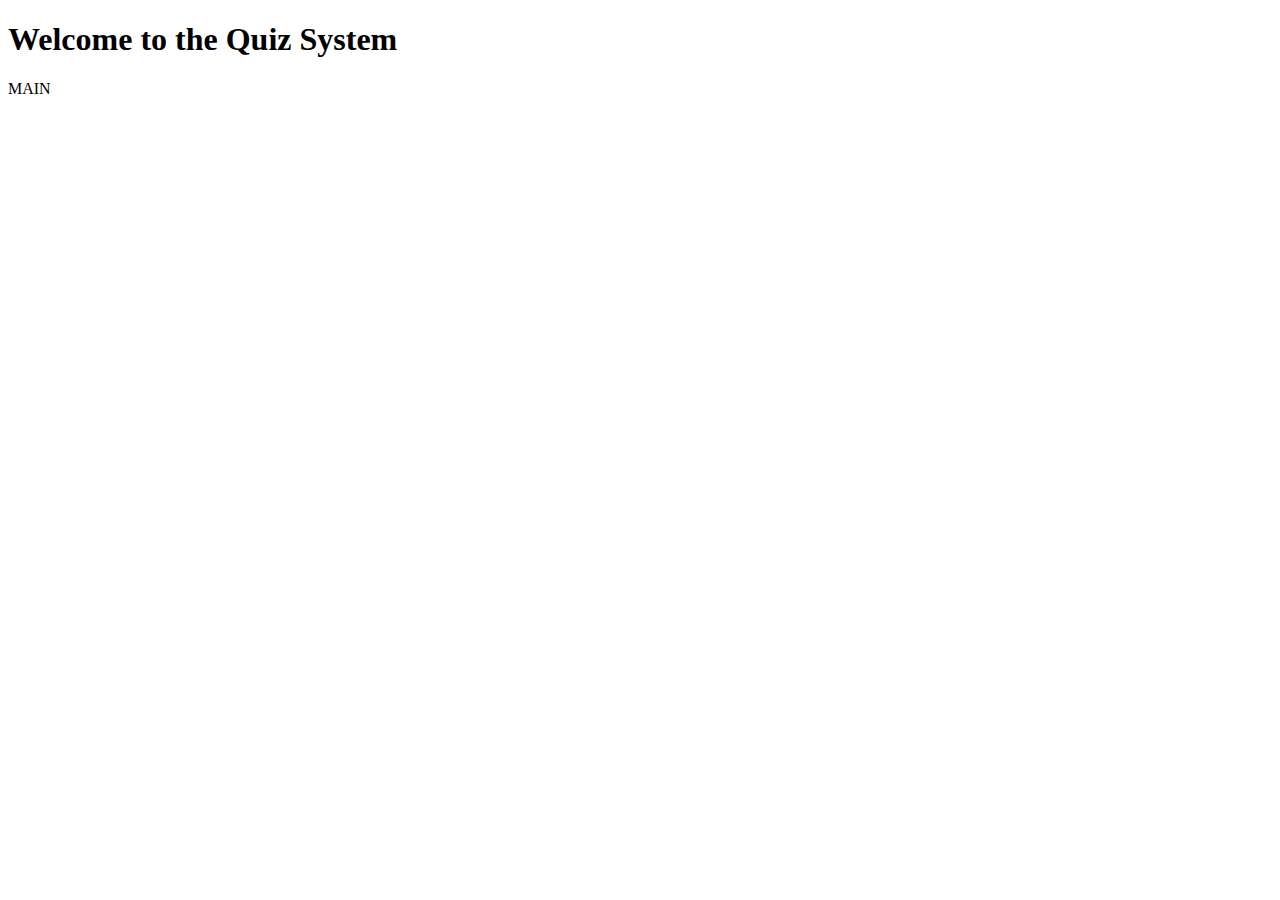
<file: index.html>
<!DOCTYPE html>
<html lang="en">
<head>
    <meta charset="UTF-8">
    <meta name="viewport" content="width=device-width, initial-scale=1.0">
    <title>Quiz System</title>
</head>
<body>
    
    <h1>Welcome to the Quiz System</h1>
    <p>MAIN</p>
    
</body>
</html>
</file>
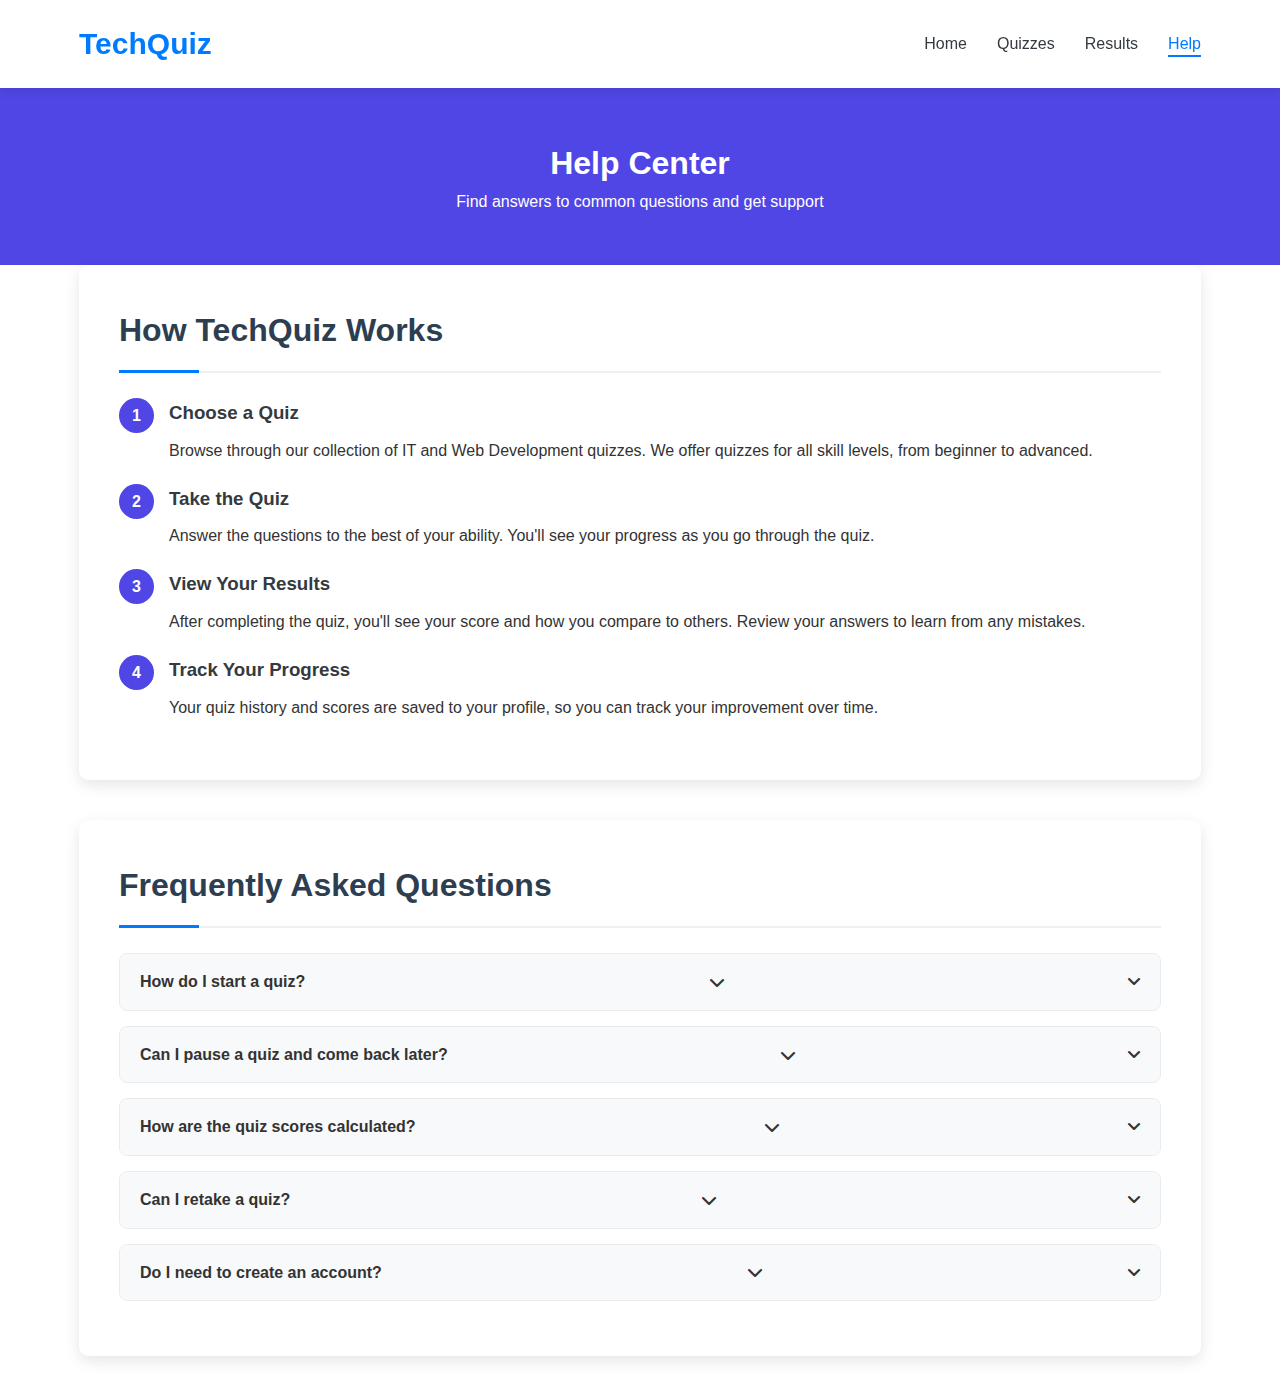
<file: pages/help.html>
<!DOCTYPE html>
<html lang="en">
<head>
    <meta charset="UTF-8">
    <meta name="viewport" content="width=device-width, initial-scale=1.0">
    <title>Help & Support - TechQuiz</title>
    <link rel="stylesheet" href="../css/help.css">
    <link rel="stylesheet" href="https://cdnjs.cloudflare.com/ajax/libs/font-awesome/6.0.0/css/all.min.css">
</head>
<body>

    <header class="header">
        <div class="container">
            <div class="logo">
                <h1>TechQuiz</h1>
            </div>
            <nav class="main-nav">
                <ul>
                    <li><a href="../index.html">Home</a></li>
                    <li><a href="quiz.html">Quizzes</a></li>
                    <li><a href="result.html">Results</a></li>
                    <li class="active"><a href="help.html">Help</a></li>
                </ul>
            </nav>
        </div>
    </header>

    <!-- Page Header -->
    <section class="page-header">
        <div class="container">
            <h1>Help Center</h1>
            <p>Find answers to common questions and get support</p>
        </div>
    </section>

    <!-- Help Container -->
    <section class="help-container">
        <div class="container">
            <!-- How It Works Section -->
            <div class="help-section">
                <h2>How TechQuiz Works</h2>
                
                <div class="step">
                    <div class="step-number">1</div>
                    <div class="step-content">
                        <h3>Choose a Quiz</h3>
                        <p>Browse through our collection of IT and Web Development quizzes. We offer quizzes for all skill levels, from beginner to advanced.</p>
                    </div>
                </div>
                
                <div class="step">
                    <div class="step-number">2</div>
                    <div class="step-content">
                        <h3>Take the Quiz</h3>
                        <p>Answer the questions to the best of your ability. You'll see your progress as you go through the quiz.</p>
                    </div>
                </div>
                
                <div class="step">
                    <div class="step-number">3</div>
                    <div class="step-content">
                        <h3>View Your Results</h3>
                        <p>After completing the quiz, you'll see your score and how you compare to others. Review your answers to learn from any mistakes.</p>
                    </div>
                </div>
                
                <div class="step">
                    <div class="step-number">4</div>
                    <div class="step-content">
                        <h3>Track Your Progress</h3>
                        <p>Your quiz history and scores are saved to your profile, so you can track your improvement over time.</p>
                    </div>
                </div>
            </div>

            <!-- FAQ Section -->
            <div class="help-section">
                <h2>Frequently Asked Questions</h2>
                
                <div class="faq-item">
                    <div class="faq-question">
                        How do I start a quiz?
                        <i class="fas fa-chevron-down"></i>
                    </div>
                    <div class="faq-answer">
                        To start a quiz, go to the "Quizzes" page and click on any quiz that interests you. Then click the "Start Quiz" button to begin.
                    </div>
                </div>
                
                <div class="faq-item">
                    <div class="faq-question">
                        Can I pause a quiz and come back later?
                        <i class="fas fa-chevron-down"></i>
                    </div>
                    <div class="faq-answer">
                        Currently, quizzes must be completed in one session. If you leave the quiz page, your progress will not be saved.
                    </div>
                </div>
                
                <div class="faq-item">
                    <div class="faq-question">
                        How are the quiz scores calculated?
                        <i class="fas fa-chevron-down"></i>
                    </div>
                    <div class="faq-answer">
                        Your score is calculated based on the number of correct answers. Each question has equal weight in the final score.
                    </div>
                </div>
                
                <div class="faq-item">
                    <div class="faq-question">
                        Can I retake a quiz?
                        <i class="fas fa-chevron-down"></i>
                    </div>
                    <div class="faq-answer">
                        Yes, you can retake any quiz as many times as you like. Your highest score will be saved to your profile.
                    </div>
                </div>
                
                <div class="faq-item">
                    <div class="faq-question">
                        Do I need to create an account?
                        <i class="fas fa-chevron-down"></i>
                    </div>
                </div>
            </div>
        </div>
    </section>
    
</body>
</file>
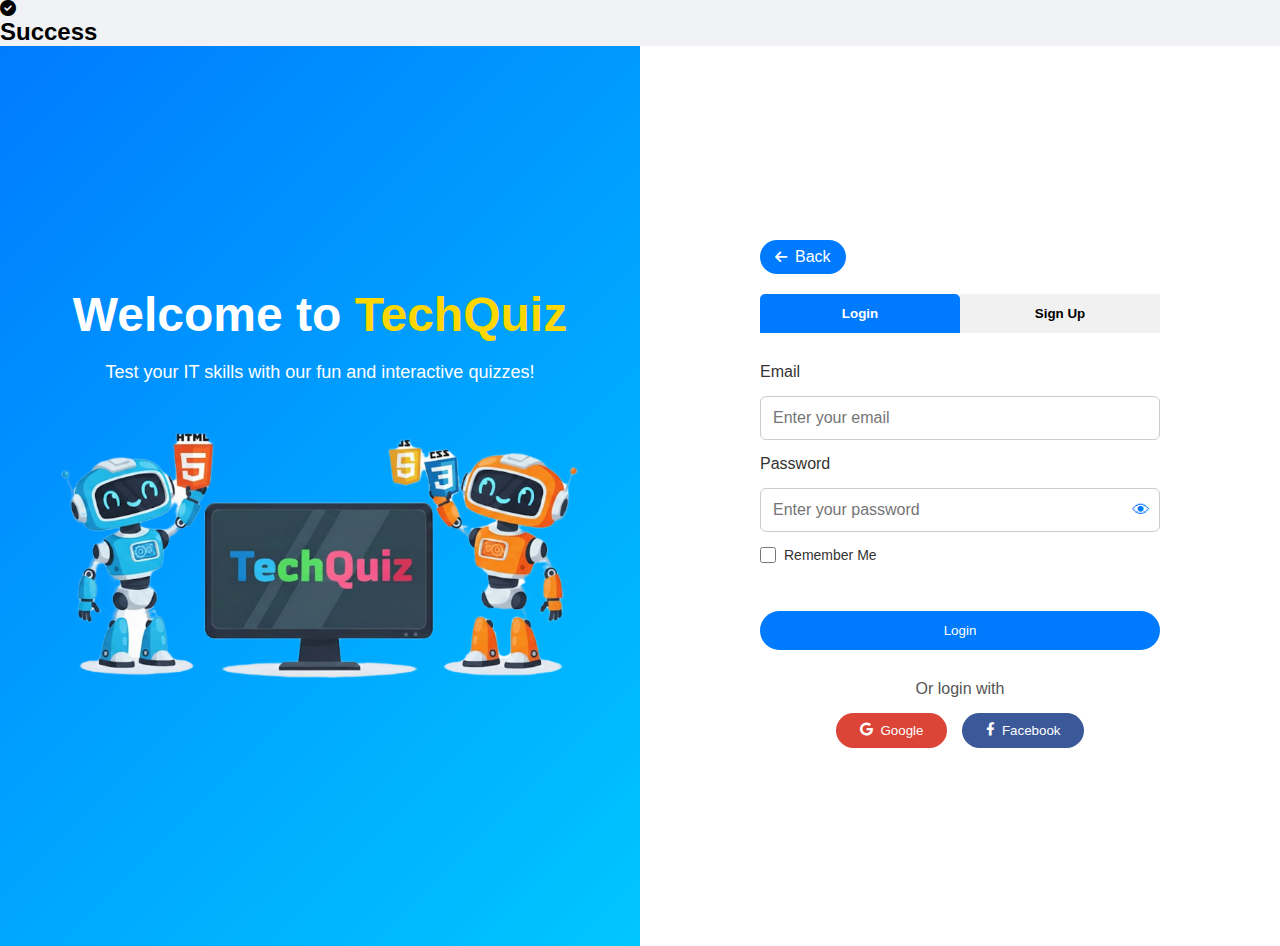
<file: pages/login.html>
<!DOCTYPE html>
<html lang="en">

<head>
    <meta charset="UTF-8">
    <meta name="viewport" content="width=device-width, initial-scale=1.0">
    <title>Login - TechQuiz</title>

    <link rel="stylesheet" href="/css/login.css">
    <link rel="stylesheet" href="https://cdnjs.cloudflare.com/ajax/libs/font-awesome/6.0.0/css/all.min.css">
</head>

<body>

    <!-- SUCCESS POPUP -->
    <div id="successPopup" class="popup-overlay">
        <div class="popup-box">
            <i class="fas fa-check-circle"></i>
            <h2 id="successTitle">Success</h2>
            <p id="successMessage"></p>
        </div>
    </div>

    <div class="login-page">
        <div class="login-left">
            <div class="overlay">
                <h1>Welcome to <span>TechQuiz</span></h1>
                <p>Test your IT skills with our fun and interactive quizzes!</p>
                <img src="/img/home.png" alt="IT Quiz">
            </div>
        </div>

        <div class="login-right">
            <div class="form-container">

                <a href="/index.html" class="btn-back">
                    <i class="fas fa-arrow-left"></i> Back
                </a>

                <div class="form-toggle">
                    <button id="loginTab" class="active-toggle">Login</button>
                    <button id="signupTab">Sign Up</button>
                </div>

                <!-- LOGIN FORM -->
                <form id="loginForm" class="active-form">

                    <label>Email</label>
                    <input type="email" id="emailLogin" placeholder="Enter your email" required>

                    <label>Password</label>
                    <div class="password-wrapper">
                        <input type="password" id="passwordLogin" placeholder="Enter your password" required>
                        <span id="togglePasswordLogin" class="toggle-password">&#128065;</span>
                    </div>

                    <div class="remember-me">
                        <input type="checkbox" id="rememberMeLogin">
                        <label for="rememberMeLogin">Remember Me</label>
                    </div>

                    <p id="loginError" class="error-message"></p>

                    <button type="submit" class="btn">Login</button>

                    <div class="social-login">
                        <p>Or login with</p>
                        <button type="button" class="social-btn google">
                            <i class="fab fa-google"></i> Google
                        </button>
                        <button type="button" class="social-btn facebook">
                            <i class="fab fa-facebook-f"></i> Facebook
                        </button>
                    </div>
                </form>

                <!-- SIGN UP FORM -->
                <form id="signupForm" class="hidden-form">

                    <label>Full Name</label>
                    <input type="text" id="nameSignup" placeholder="Enter your full name" required>

                    <label>Email</label>
                    <input type="email" id="emailSignup" placeholder="Enter your email" required>

                    <label>Password</label>
                    <div class="password-wrapper">
                        <input type="password" id="passwordSignup" placeholder="Enter your password" required>
                        <span id="togglePasswordSignup" class="toggle-password">&#128065;</span>
                    </div>

                    <label>Confirm Password</label>
                    <div class="password-wrapper">
                        <input type="password" id="confirmPasswordSignup" placeholder="Confirm your password" required>
                        <span id="toggleConfirmPasswordSignup" class="toggle-password">&#128065;</span>
                    </div>

                    <p id="signupError" class="error-message"></p>

                    <button type="submit" class="btn">Sign Up</button>

                    <div class="social-login">
                        <p>Or sign up with</p>
                        <button type="button" class="social-btn google">
                            <i class="fab fa-google"></i> Google
                        </button>
                        <button type="button" class="social-btn facebook">
                            <i class="fab fa-facebook-f"></i> Facebook
                        </button>
                    </div>
                </form>

            </div>
        </div>
    </div>

    <script src="../js/login.js"></script>
</body>

</html>
</file>
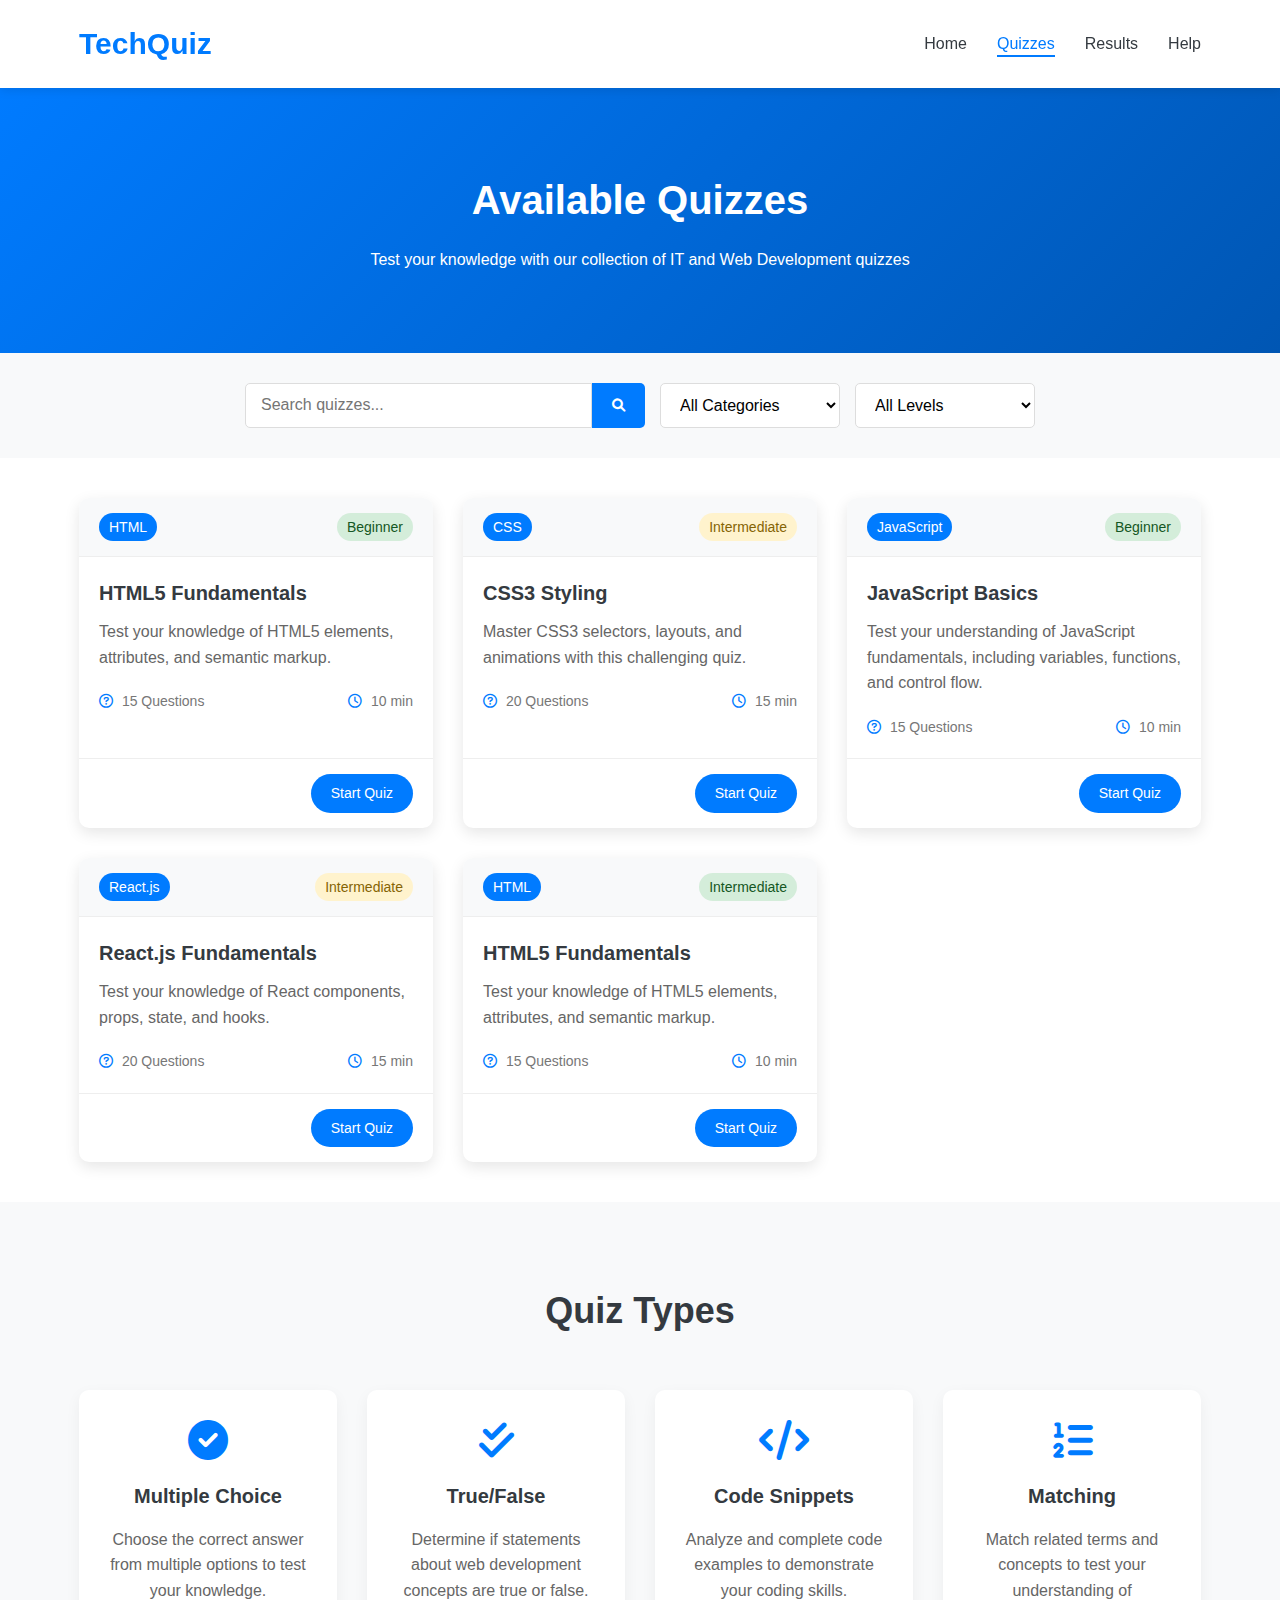
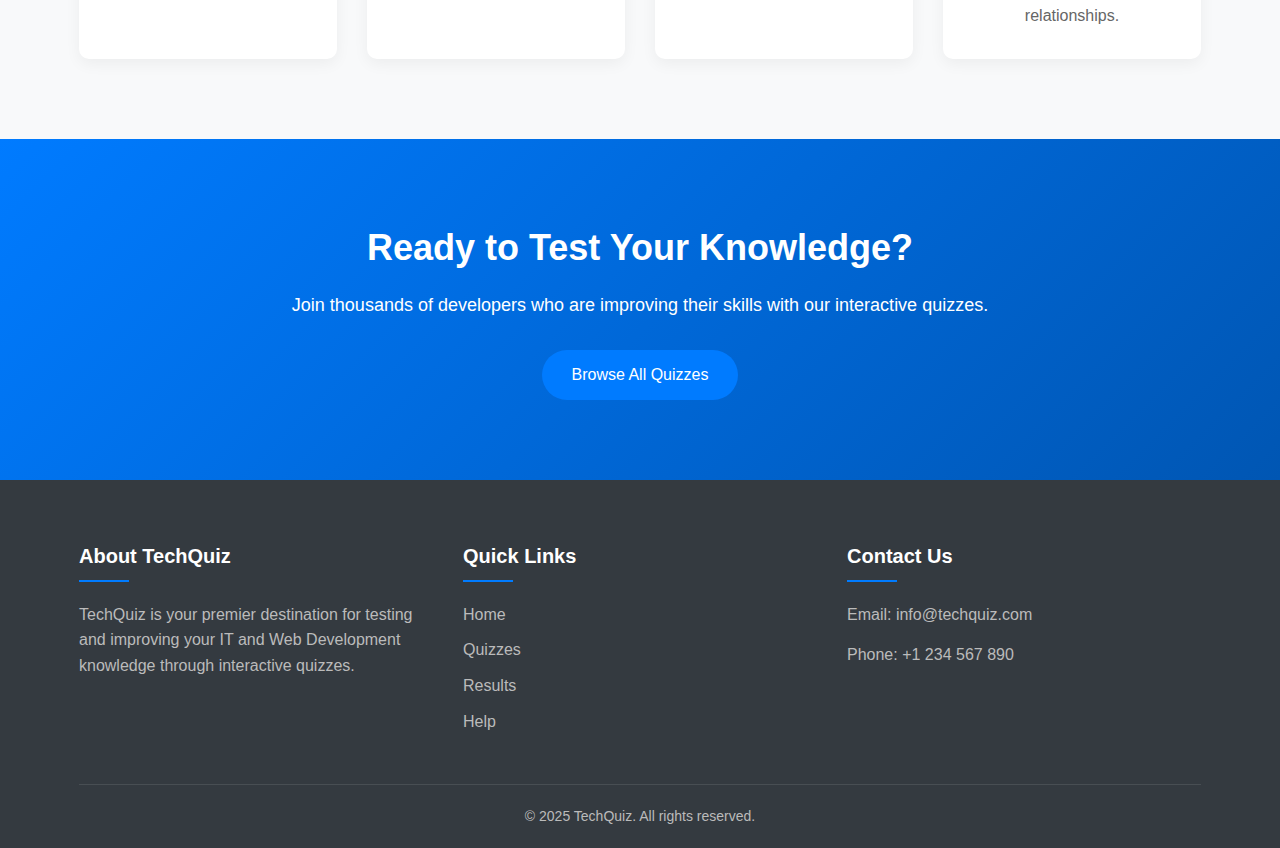
<file: pages/quiz.html>
<!DOCTYPE html>
<html lang="en">

<head>
    <meta charset="UTF-8">
    <meta name="viewport" content="width=device-width, initial-scale=1.0">
    <title>Quizzes - TechQuiz</title>
    <link rel="stylesheet" href="../css/quiz.css">
    <link rel="stylesheet" href="https://cdnjs.cloudflare.com/ajax/libs/font-awesome/6.0.0/css/all.min.css">
</head>

<body>

    <!-- Header -->
    <header class="header">
        <div class="container">
            <div class="logo">
                <h1>TechQuiz</h1>
            </div>
            <nav class="main-nav">
                <ul>
                    <li><a href="../index.html">Home</a></li>
                    <li class="active"><a href="quiz.html">Quizzes</a></li>
                    <li><a href="result.html">Results</a></li>
                    <li><a href="help.html">Help</a></li>
                </ul>
            </nav>
        </div>
    </header>

    <!-- Page Header -->
    <section class="page-header">
        <div class="container">
            <h1>Available Quizzes</h1>
            <p>Test your knowledge with our collection of IT and Web Development quizzes</p>
        </div>
    </section>

    <!-- Quiz Filter -->
    <section class="quiz-filter">
        <div class="container">
            <div class="filter-options">
                <div class="search-box" id="search-box">
                    <input type="text" placeholder="Search quizzes..." aria-label="Search quizzes">
                    <button><i class="fas fa-search" id="fa-search"></i></button>
                </div>
                <div class="filter-dropdown">
                    <select id="categorySelect">
                        <option value="">All Categories</option>
                        <option value="html">HTML</option>
                        <option value="css">CSS</option>
                        <option value="javascript">JavaScript</option>
                        <option value="react">React.js</option>
                    </select>
                </div>
                <div class="filter-dropdown">
                    <select>
                        <option value="">All Levels</option>
                        <option value="beginner">Beginner</option>
                        <option value="intermediate">Intermediate</option>
                        <option value="advanced">Advanced</option>
                    </select>
                </div>
            </div>
        </div>
    </section>

    <!-- Quizzes Grid -->
    <section class="quizzes-container">
        <div class="container quizzes-grid">
            <!-- HTML Quiz -->
            <div class="quiz-card" id="html">
                <div class="quiz-card-header">
                    <span class="quiz-category">HTML</span>
                    <span class="quiz-level beginner">Beginner</span>
                </div>
                <div class="quiz-card-body">
                    <h3>HTML5 Fundamentals</h3>
                    <p>Test your knowledge of HTML5 elements, attributes, and semantic markup.</p>
                    <div class="quiz-meta">
                        <span><i class="far fa-question-circle"></i> 15 Questions</span>
                        <span><i class="far fa-clock"></i> 10 min</span>
                    </div>
                </div>
                <div class="quiz-card-footer">
                    <a href="quiz-html.html" class="btn-small">Start Quiz</a>
                </div>
            </div>

            <!-- CSS Quiz -->
            <div class="quiz-card" id="css">
                <div class="quiz-card-header">
                    <span class="quiz-category">CSS</span>
                    <span class="quiz-level intermediate">Intermediate</span>
                </div>
                <div class="quiz-card-body">
                    <h3>CSS3 Styling</h3>
                    <p>Master CSS3 selectors, layouts, and animations with this challenging quiz.</p>
                    <div class="quiz-meta">
                        <span><i class="far fa-question-circle"></i> 20 Questions</span>
                        <span><i class="far fa-clock"></i> 15 min</span>
                    </div>
                </div>
                <div class="quiz-card-footer">
                    <a href="quiz-css.html" class="btn-small">Start Quiz</a>
                </div>
            </div>

            <!-- JavaScript Quiz -->
            <div class="quiz-card" id="javascript">
                <div class="quiz-card-header">
                    <span class="quiz-category">JavaScript</span>
                    <span class="quiz-level beginner">Beginner</span>
                </div>
                <div class="quiz-card-body">
                    <h3>JavaScript Basics</h3>
                    <p>Test your understanding of JavaScript fundamentals, including variables, functions, and control flow.</p>
                    <div class="quiz-meta">
                        <span><i class="far fa-question-circle"></i> 15 Questions</span>
                        <span><i class="far fa-clock"></i> 10 min</span>
                    </div>
                </div>
                <div class="quiz-card-footer">
                    <a href="quiz-js.html" class="btn-small">Start Quiz</a>
                </div>
            </div>

            <!-- React Quiz -->
            <div class="quiz-card" id="react">
                <div class="quiz-card-header">
                    <span class="quiz-category">React.js</span>
                    <span class="quiz-level intermediate">Intermediate</span>
                </div>
                <div class="quiz-card-body">
                    <h3>React.js Fundamentals</h3>
                    <p>Test your knowledge of React components, props, state, and hooks.</p>
                    <div class="quiz-meta">
                        <span><i class="far fa-question-circle"></i> 20 Questions</span>
                        <span><i class="far fa-clock"></i> 15 min</span>
                    </div>
                </div>
                <div class="quiz-card-footer">
                    <a href="quiz-react.html" class="btn-small">Start Quiz</a>
                </div>
            </div>
            <!-- new -->
             <div class="quiz-card" id="html">
                <div class="quiz-card-header">
                    <span class="quiz-category">HTML</span>
                    <span class="quiz-level beginner">Intermediate</span>
                </div>
                <div class="quiz-card-body">
                    <h3>HTML5 Fundamentals</h3>
                    <p>Test your knowledge of HTML5 elements, attributes, and semantic markup.</p>
                    <div class="quiz-meta">
                        <span><i class="far fa-question-circle"></i> 15 Questions</span>
                        <span><i class="far fa-clock"></i> 10 min</span>
                    </div>
                </div>
                <div class="quiz-card-footer">
                    <a href="quiz-html.html" class="btn-small">Start Quiz</a>
                </div>
            </div>
        </div>
    </section>

    <!-- Quiz Types Section -->
    <section class="quiz-types">
        <div class="container">
            <h2>Quiz Types</h2>
            <div class="types-grid">
                <div class="type-card">
                    <i class="fas fa-check-circle"></i>
                    <h3>Multiple Choice</h3>
                    <p>Choose the correct answer from multiple options to test your knowledge.</p>
                </div>
                <div class="type-card">
                    <i class="fas fa-check-double"></i>
                    <h3>True/False</h3>
                    <p>Determine if statements about web development concepts are true or false.</p>
                </div>
                <div class="type-card">
                    <i class="fas fa-code"></i>
                    <h3>Code Snippets</h3>
                    <p>Analyze and complete code examples to demonstrate your coding skills.</p>
                </div>
                <div class="type-card">
                    <i class="fas fa-list-ol"></i>
                    <h3>Matching</h3>
                    <p>Match related terms and concepts to test your understanding of relationships.</p>
                </div>
            </div>
        </div>
    </section>

    <!-- CTA Section -->
    <section class="cta-section">
        <div class="container">
            <h2>Ready to Test Your Knowledge?</h2>
            <p>Join thousands of developers who are improving their skills with our interactive quizzes.</p>
            <a href="../index.html" class="btn">Browse All Quizzes</a>
        </div>
    </section>

    <!-- Footer -->
    <footer class="footer">
        <div class="container">
            <div class="footer-content">
                <div class="footer-section">
                    <h3>About TechQuiz</h3>
                    <p>TechQuiz is your premier destination for testing and improving your IT and Web Development knowledge through interactive quizzes.</p>
                </div>
                <div class="footer-section">
                    <h3>Quick Links</h3>
                    <ul>
                        <li><a href="../index.html">Home</a></li>
                        <li class="active"><a href="quiz.html">Quizzes</a></li>
                        <li><a href="result.html">Results</a></li>
                        <li><a href="help.html">Help</a></li>
                    </ul>
                </div>
                <div class="footer-section">
                    <h3>Contact Us</h3>
                    <p>Email: info@techquiz.com</p>
                    <p>Phone: +1 234 567 890</p>
                </div>
            </div>
            <div class="footer-bottom">
                <p>&copy; 2025 TechQuiz. All rights reserved.</p>
            </div>
        </div>
    </footer>
<script src="/js/main.js"></script>
</body>

</html>
</file>
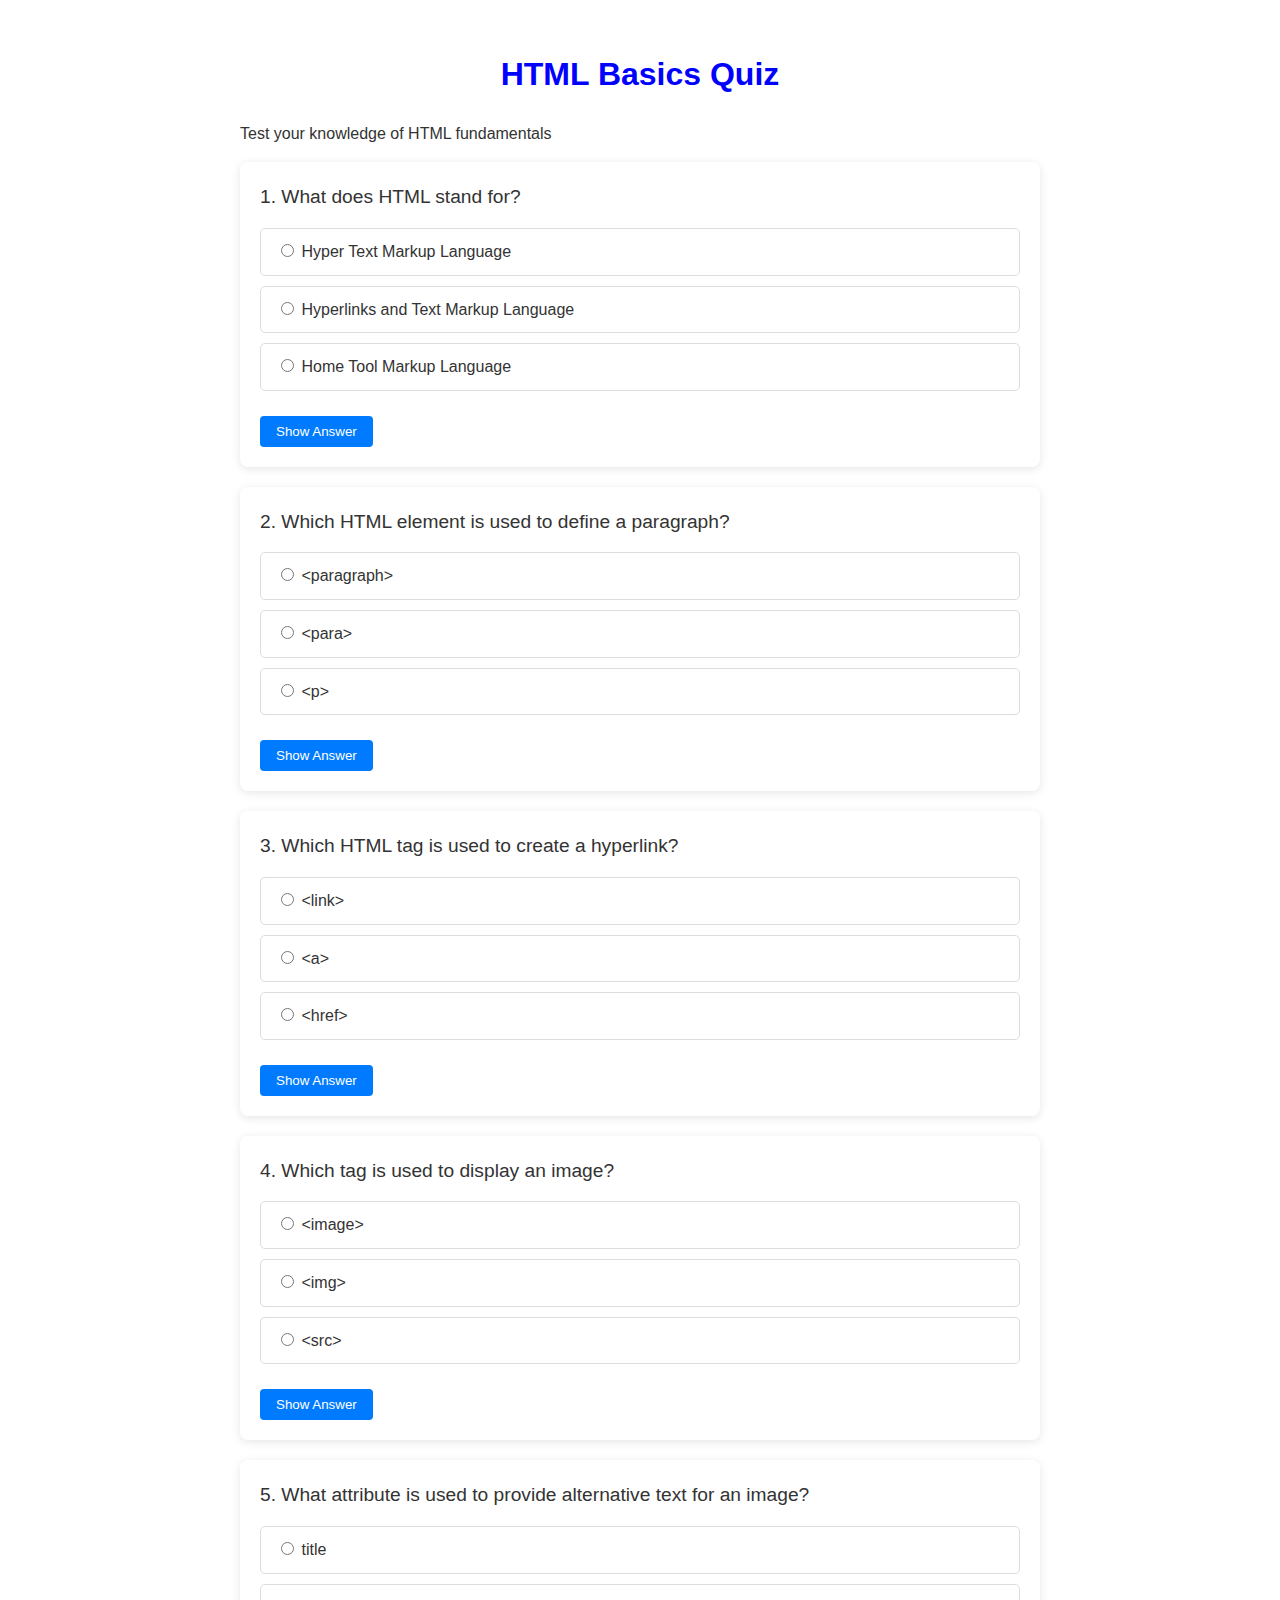
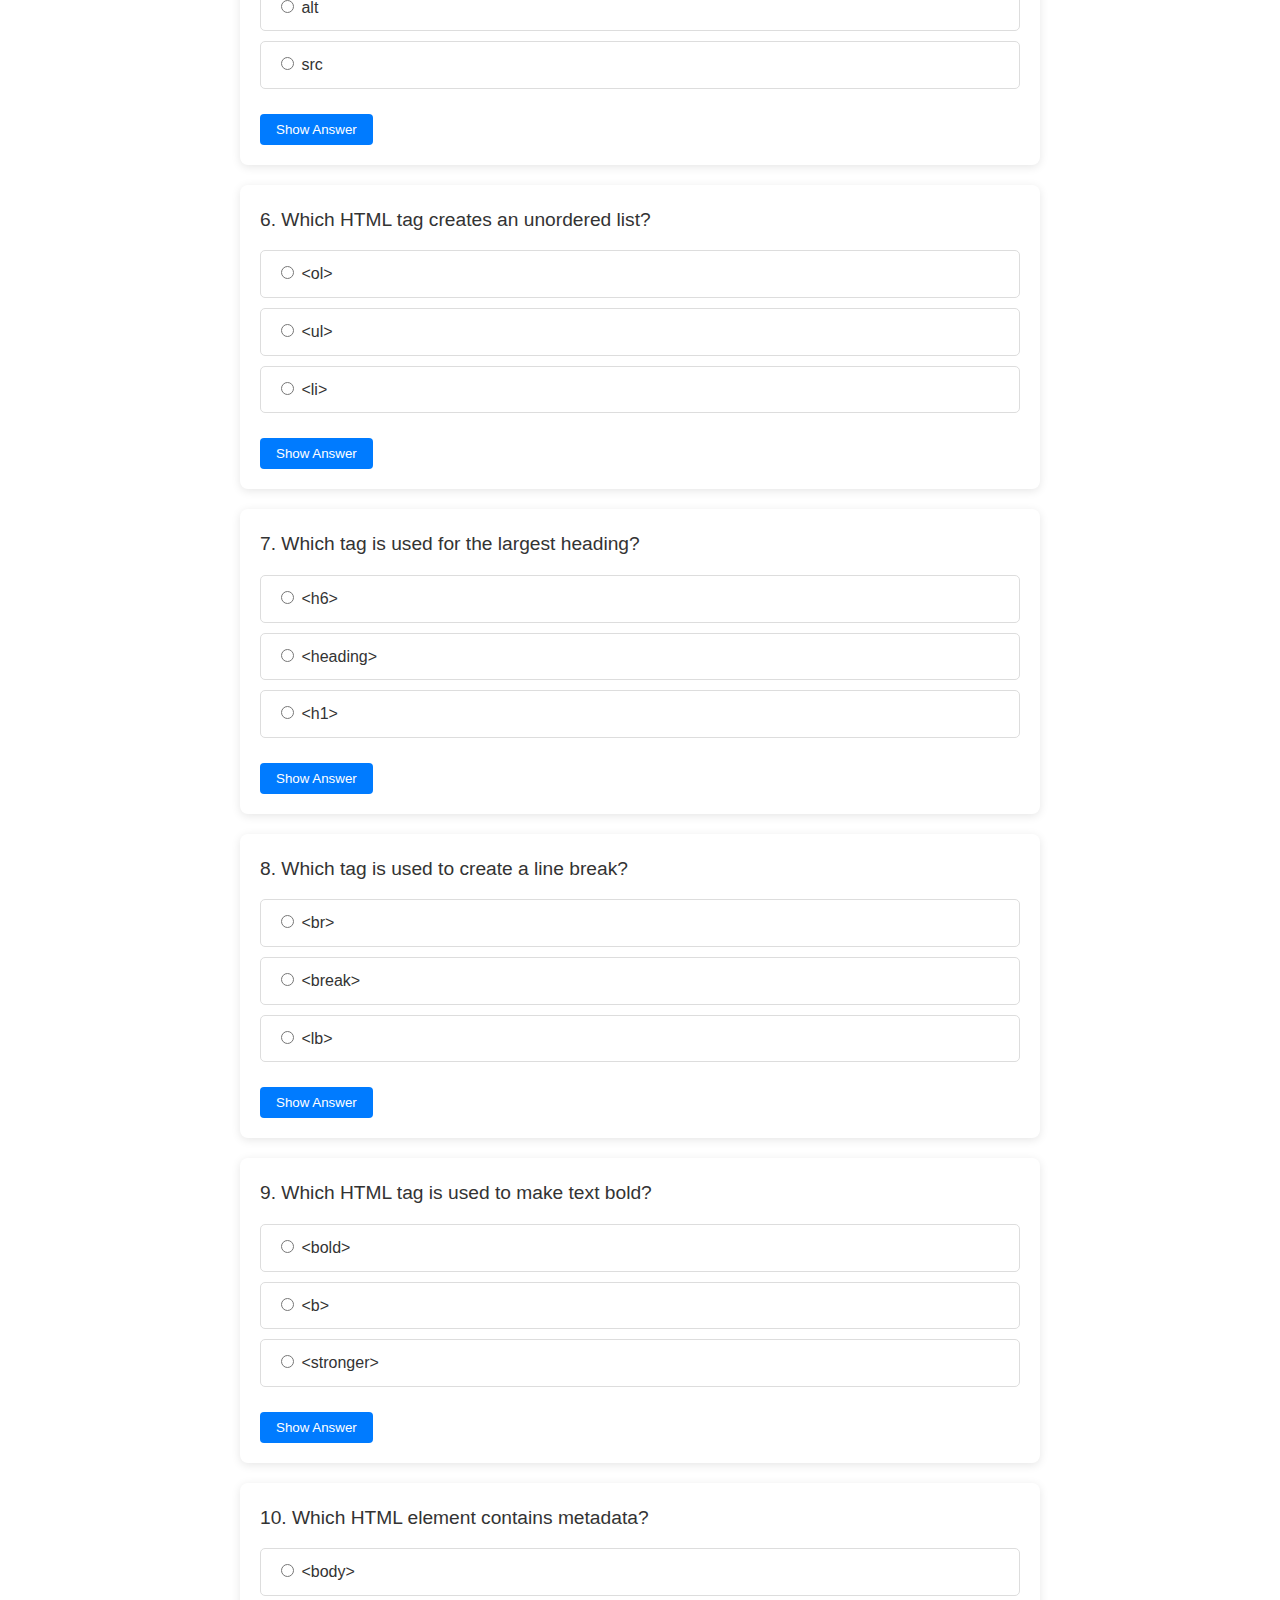
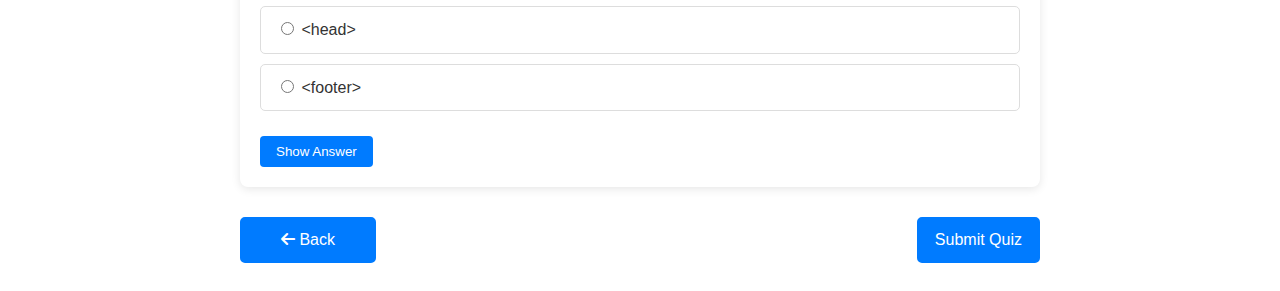
<file: pages/quizhtml1.html>
<!DOCTYPE html>
<html lang="en">

<head>
    <meta charset="UTF-8">
    <meta name="viewport" content="width=device-width, initial-scale=1.0">
    <title>Quiz - TechQuiz</title>
    <link rel="stylesheet" href="../css/quizhtml1.css">
    <link rel="stylesheet" href="https://cdnjs.cloudflare.com/ajax/libs/font-awesome/6.0.0/css/all.min.css">
</head>

<body>


    <!-- Quiz Content -->
    <div class="container">
        <div class="quiz-container">
            <h1>HTML Basics Quiz</h1>
            <p class="text-muted">Test your knowledge of HTML fundamentals</p>
            <form id="quizForm" class="quiz-form">
                <!-- Question 1 -->
                <div class="quiz-question">
                    <div class="question-text">1. What does HTML stand for?</div>
                    <div class="options">
                        <div class="option" id="answer1" onclick="selectOption(this)">
                            <input type="radio" name="q1" value="a" id="q1a">
                            <label for="q1a">Hyper Text Markup Language</label>
                        </div>
                        <div class="option" id="answer2" onclick="selectOption(this)">
                            <input type="radio" name="q1" value="b" id="q1b">
                            <label for="q1b">Hyperlinks and Text Markup Language</label>
                        </div>
                        <div class="option" id="answer3" onclick="selectOption(this)">
                            <input type="radio" name="q1" value="c" id="q1c">
                            <label for="q1c">Home Tool Markup Language</label>
                        </div>
                    </div>
                    <button type="button" id="button" class="show-answer-btn">Show Answer</button>
                    <div class="answer-explanation" id="answer-explanation">
                        <strong>Correct Answer:</strong> Hyper Text Markup Language<br>
                        <strong>Explanation:</strong> HTML stands for Hyper Text Markup Language, which is the standard
                        markup language for creating web pages.
                    </div>
                </div>

                <!-- Question 2 -->
                <div class="quiz-question">
                    <div class="question-text">2. Which HTML element is used to define a paragraph?</div>
                    <div class="options">
                        <div class="option" onclick="selectOption(this)">
                            <input type="radio" name="q2" value="a" id="q2a">
                            <label for="q2a">&lt;paragraph&gt;</label>
                        </div>
                        <div class="option" onclick="selectOption(this)">
                            <input type="radio" name="q2" value="b" id="q2b">
                            <label for="q2b">&lt;para&gt;</label>
                        </div>
                        <div class="option" onclick="selectOption(this)">
                            <input type="radio" name="q2" value="c" id="q2c">
                            <label for="q2c">&lt;p&gt;</label>
                        </div>
                    </div>
                    <button type="button" class="show-answer-btn">Show Answer</button>
                    <div class="answer-explanation">
                        <strong>Correct Answer:</strong> &lt;p&gt;<br>
                        <strong>Explanation:</strong> The &lt;p&gt; tag is used to define a paragraph in HTML.
                    </div>
                </div>


                <!-- quiz3 -->
                <div class="quiz-question">
                    <div class="question-text">3. Which HTML tag is used to create a hyperlink?</div>
                    <div class="options">
                        <div class="option" onclick="selectOption(this)">
                            <input type="radio" name="q3" value="a" id="q3a">
                            <label for="q3a">&lt;link&gt;</label>
                        </div>
                        <div class="option" onclick="selectOption(this)">
                            <input type="radio" name="q3" value="b" id="q3b">
                            <label for="q3b">&lt;a&gt;</label>
                        </div>
                        <div class="option" onclick="selectOption(this)">
                            <input type="radio" name="q3" value="c" id="q3c">
                            <label for="q3c">&lt;href&gt;</label>
                        </div>
                    </div>
                    <button type="button" class="show-answer-btn">Show Answer</button>
                    <div class="answer-explanation">
                        <strong>Correct Answer:</strong> &lt;a&gt;<br>
                        <strong>Explanation:</strong> The &lt;a&gt; (anchor) tag is used to create hyperlinks.
                    </div>
                </div>


                <!-- quiz4 -->

                <div class="quiz-question">
                    <div class="question-text">4. Which tag is used to display an image?</div>
                    <div class="options">
                        <div class="option" onclick="selectOption(this)">
                            <input type="radio" name="q4" value="a" id="q4a">
                            <label for="q4a">&lt;image&gt;</label>
                        </div>
                        <div class="option" onclick="selectOption(this)">
                            <input type="radio" name="q4" value="b" id="q4b">
                            <label for="q4b">&lt;img&gt;</label>
                        </div>
                        <div class="option" onclick="selectOption(this)">
                            <input type="radio" name="q4" value="c" id="q4c">
                            <label for="q4c">&lt;src&gt;</label>
                        </div>
                    </div>
                    <button type="button" class="show-answer-btn">Show Answer</button>
                    <div class="answer-explanation">
                        <strong>Correct Answer:</strong> &lt;img&gt;<br>
                        <strong>Explanation:</strong> The &lt;img&gt; tag is used to embed images in HTML.
                    </div>
                </div>


                <!-- quiz5 -->

                <div class="quiz-question">
                    <div class="question-text">5. What attribute is used to provide alternative text for an image?</div>
                    <div class="options">
                        <div class="option" onclick="selectOption(this)">
                            <input type="radio" name="q5" value="a" id="q5a">
                            <label for="q5a">title</label>
                        </div>
                        <div class="option" onclick="selectOption(this)">
                            <input type="radio" name="q5" value="b" id="q5b">
                            <label for="q5b">alt</label>
                        </div>
                        <div class="option" onclick="selectOption(this)">
                            <input type="radio" name="q5" value="c" id="q5c">
                            <label for="q5c">src</label>
                        </div>
                    </div>
                    <button type="button" class="show-answer-btn">Show Answer</button>
                    <div class="answer-explanation">
                        <strong>Correct Answer:</strong> alt<br>
                        <strong>Explanation:</strong> The alt attribute provides alternative text for images.
                    </div>
                </div>


                <!-- quiz6 -->

                <div class="quiz-question">
                    <div class="question-text">6. Which HTML tag creates an unordered list?</div>
                    <div class="options">
                        <div class="option" onclick="selectOption(this)">
                            <input type="radio" name="q6" value="a" id="q6a">
                            <label for="q6a">&lt;ol&gt;</label>
                        </div>
                        <div class="option" onclick="selectOption(this)">
                            <input type="radio" name="q6" value="b" id="q6b">
                            <label for="q6b">&lt;ul&gt;</label>
                        </div>
                        <div class="option" onclick="selectOption(this)">
                            <input type="radio" name="q6" value="c" id="q6c">
                            <label for="q6c">&lt;li&gt;</label>
                        </div>
                    </div>
                    <button type="button" class="show-answer-btn">Show Answer</button>
                    <div class="answer-explanation">
                        <strong>Correct Answer:</strong> &lt;ul&gt;<br>
                        <strong>Explanation:</strong> The &lt;ul&gt; tag defines an unordered (bulleted) list.
                    </div>
                </div>


                <!-- quiz7 -->


                <div class="quiz-question">
                    <div class="question-text">7. Which tag is used for the largest heading?</div>
                    <div class="options">
                        <div class="option" onclick="selectOption(this)">
                            <input type="radio" name="q7" value="a" id="q7a">
                            <label for="q7a">&lt;h6&gt;</label>
                        </div>
                        <div class="option" onclick="selectOption(this)">
                            <input type="radio" name="q7" value="b" id="q7b">
                            <label for="q7b">&lt;heading&gt;</label>
                        </div>
                        <div class="option" onclick="selectOption(this)">
                            <input type="radio" name="q7" value="c" id="q7c">
                            <label for="q7c">&lt;h1&gt;</label>
                        </div>
                    </div>
                    <button type="button" class="show-answer-btn">Show Answer</button>
                    <div class="answer-explanation">
                        <strong>Correct Answer:</strong> &lt;h1&gt;<br>
                        <strong>Explanation:</strong> &lt;h1&gt; defines the most important heading.
                    </div>
                </div>


                <!-- quiz8 -->

                <div class="quiz-question">
                    <div class="question-text">8. Which tag is used to create a line break?</div>
                    <div class="options">
                        <div class="option" onclick="selectOption(this)">
                            <input type="radio" name="q8" value="a" id="q8a">
                            <label for="q8a">&lt;br&gt;</label>
                        </div>
                        <div class="option" onclick="selectOption(this)">
                            <input type="radio" name="q8" value="b" id="q8b">
                            <label for="q8b">&lt;break&gt;</label>
                        </div>
                        <div class="option" onclick="selectOption(this)">
                            <input type="radio" name="q8" value="c" id="q8c">
                            <label for="q8c">&lt;lb&gt;</label>
                        </div>
                    </div>
                    <button type="button" class="show-answer-btn">Show Answer</button>
                    <div class="answer-explanation">
                        <strong>Correct Answer:</strong> &lt;br&gt;<br>
                        <strong>Explanation:</strong> &lt;br&gt; inserts a single line break.
                    </div>
                </div>

                <!-- quiz9 -->

                <div class="quiz-question">
                    <div class="question-text">9. Which HTML tag is used to make text bold?</div>
                    <div class="options">
                        <div class="option" onclick="selectOption(this)">
                            <input type="radio" name="q9" value="a" id="q9a">
                            <label for="q9a">&lt;bold&gt;</label>
                        </div>
                        <div class="option" onclick="selectOption(this)">
                            <input type="radio" name="q9" value="b" id="q9b">
                            <label for="q9b">&lt;b&gt;</label>
                        </div>
                        <div class="option" onclick="selectOption(this)">
                            <input type="radio" name="q9" value="c" id="q9c">
                            <label for="q9c">&lt;stronger&gt;</label>
                        </div>
                    </div>
                    <button type="button" class="show-answer-btn">Show Answer</button>
                    <div class="answer-explanation">
                        <strong>Correct Answer:</strong> &lt;b&gt;<br>
                        <strong>Explanation:</strong> &lt;b&gt; makes text bold visually.
                    </div>
                </div>
                <!-- quiz10 -->

                <div class="quiz-question">
                    <div class="question-text">10. Which HTML element contains metadata?</div>
                    <div class="options">
                        <div class="option" onclick="selectOption(this)">
                            <input type="radio" name="q10" value="a" id="q10a">
                            <label for="q10a">&lt;body&gt;</label>
                        </div>
                        <div class="option" onclick="selectOption(this)">
                            <input type="radio" name="q10" value="b" id="q10b">
                            <label for="q10b">&lt;head&gt;</label>
                        </div>
                        <div class="option" onclick="selectOption(this)">
                            <input type="radio" name="q10" value="c" id="q10c">
                            <label for="q10c">&lt;footer&gt;</label>
                        </div>
                    </div>
                    <button type="button" class="show-answer-btn">Show Answer</button>
                    <div class="answer-explanation">
                        <strong>Correct Answer:</strong> &lt;head&gt;<br>
                        <strong>Explanation:</strong> The &lt;head&gt; element contains metadata about the document.
                    </div>
                </div>

                <!-- Add more questions as needed -->

                <div class="quiz-navigation">
                    <a href="/pages/quiz.html" class="btn btn-outline">
                        <i class="fas fa-arrow-left"></i> Back
                    </a>
                    <button type="button" class="btn btn-outline" onclick="submitQuiz()">Submit Quiz</button>
                </div>
            </form>
        </div>
    </div>
    <script src="../js/Quiz.js"></script>

</body>

</html>
</file>
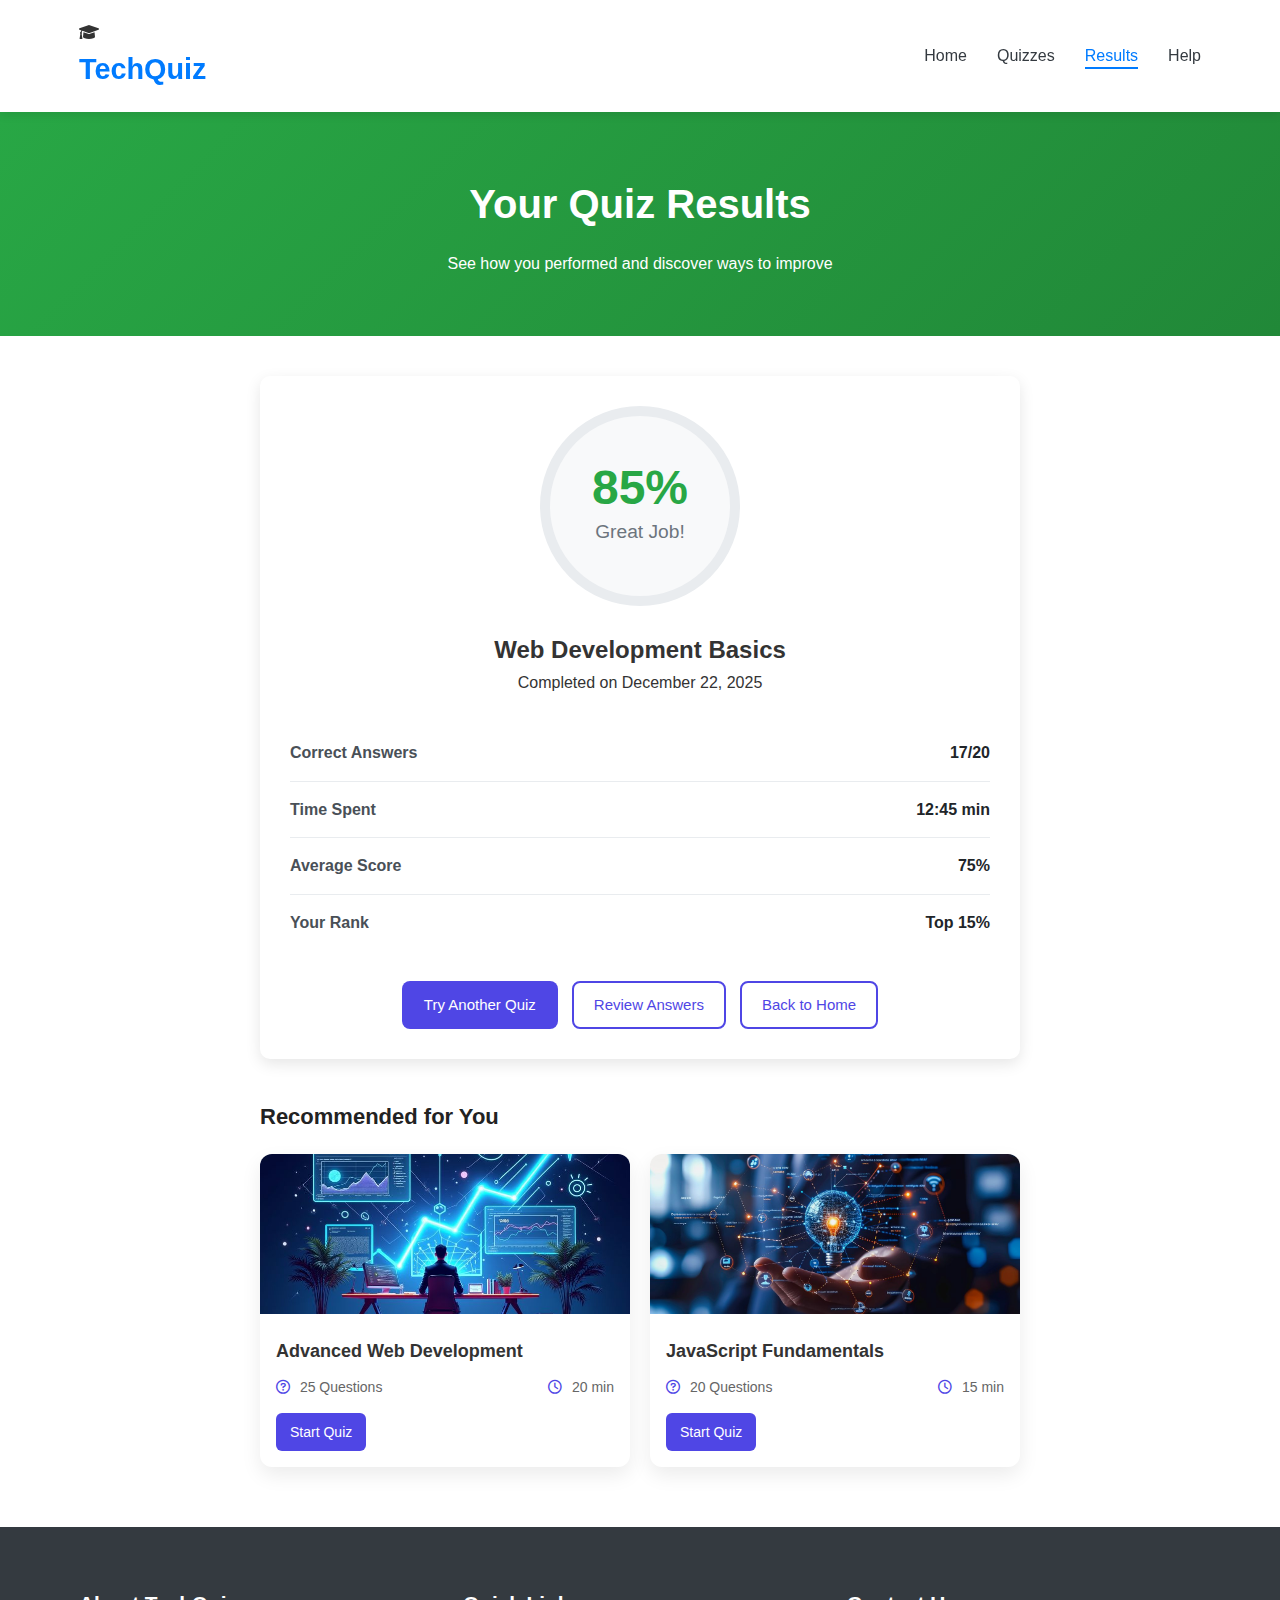
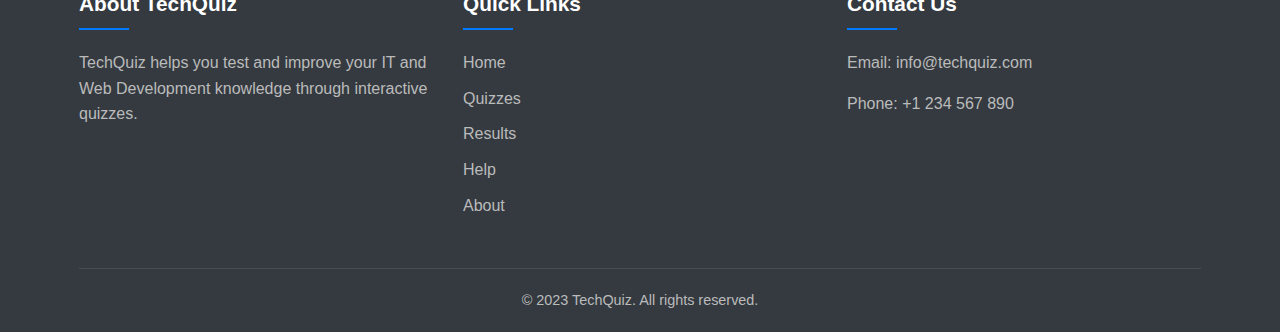
<file: pages/result.html>
<!DOCTYPE html>
<html lang="en">
<head>
    <meta charset="UTF-8">
    <meta name="viewport" content="width=device-width, initial-scale=1.0">
    <title>Results - TechQuiz</title>
    <link rel="stylesheet" href="../css/result.css">
    <link rel="stylesheet" href="https://cdnjs.cloudflare.com/ajax/libs/font-awesome/6.0.0/css/all.min.css">
</head>
<body>
    <!-- Header -->
    <header class="header">
        <div class="container">
            <div class="logo">
                <i class="fas fa-graduation-cap"></i>
                <h1>TechQuiz</h1>
            </div>
            <nav class="main-nav">
                <ul>
                    <li><a href="../index.html">Home</a></li>
                    <li><a href="quiz.html">Quizzes</a></li>
                    <li class="active"><a href="result.html">Results</a></li>
                    <li><a href="help.html">Help</a></li>
                </ul>
            </nav>
        </div>
    </header>

    <!-- Results Header -->
    <section class="results-header">
        <div class="container">
            <h1>Your Quiz Results</h1>
            <p>See how you performed and discover ways to improve</p>
        </div>
    </section>

    <!-- Main Results -->
    <div class="results-container">
        <div class="result-card">
            <div class="score-circle">
                <div>
                    <p class="score-percentage">85%</p>
                    <p class="score-text">Great Job!</p>
                </div>
            </div>
            
            <h2>Web Development Basics</h2>
            <p class="text-muted">Completed on December 22, 2025</p>
            
            <div class="result-details">
                <div class="result-metric">
                    <span class="metric-label">Correct Answers</span>
                    <span class="metric-value">17/20</span>
                </div>
                <div class="result-metric">
                    <span class="metric-label">Time Spent</span>
                    <span class="metric-value">12:45 min</span>
                </div>
                <div class="result-metric">
                    <span class="metric-label">Average Score</span>
                    <span class="metric-value">75%</span>
                </div>
                <div class="result-metric">
                    <span class="metric-label">Your Rank</span>
                    <span class="metric-value">Top 15%</span>
                </div>
            </div>
            
            <div class="btn-group">
                <a href="quiz.html" class="btn">Try Another Quiz</a>
                <a href="#" class="btn btn-outline">Review Answers</a>
                <a href="../index.html" class="btn btn-outline">Back to Home</a>
            </div>
        </div>
        
        <div class="recommendations">
            <h3>Recommended for You</h3>
            <div class="quiz-cards">
                <div class="quiz-card">
                    <img src="../img/advance.png" alt="Advanced Web Development">
                    <div class="quiz-info">
                        <h4>Advanced Web Development</h4>
                        <div class="quiz-meta">
                            <span><i class="far fa-question-circle"></i> 25 Questions</span>
                            <span><i class="far fa-clock"></i> 20 min</span>
                        </div>
                        <a href="quiz.html#advanced-web" class="btn-small">Start Quiz</a>
                    </div>
                </div>
                
                <div class="quiz-card">
                    <img src="../img/basic.png" alt="JavaScript Fundamentals">
                    <div class="quiz-info">
                        <h4>JavaScript Fundamentals</h4>
                        <div class="quiz-meta">
                            <span><i class="far fa-question-circle"></i> 20 Questions</span>
                            <span><i class="far fa-clock"></i> 15 min</span>
                        </div>
                        <a href="quiz.html#js-fundamentals" class="btn-small">Start Quiz</a>
                    </div>
                </div>
            </div>
        </div>
    </div>

    <!-- Footer -->
    <footer class="footer">
        <div class="container">
            <div class="footer-content">
                <div class="footer-section">
                    <h3>About TechQuiz</h3>
                    <p>TechQuiz helps you test and improve your IT and Web Development knowledge through interactive quizzes.</p>
                </div>
                <div class="footer-section">
                    <h3>Quick Links</h3>
                    <ul>
                        <li><a href="../index.html">Home</a></li>
                        <li><a href="quiz.html">Quizzes</a></li>
                        <li><a href="result.html">Results</a></li>
                        <li><a href="help.html">Help</a></li>
                        <li><a href="about.html">About</a></li>
                    </ul>
                </div>
                <div class="footer-section">
                    <h3>Contact Us</h3>
                    <p>Email: info@techquiz.com</p>
                    <p>Phone: +1 234 567 890</p>
                </div>
            </div>
            <div class="footer-bottom">
                <p>&copy; 2023 TechQuiz. All rights reserved.</p>
            </div>
        </div>
    </footer>

    <script src="../js/main.js"></script>
</body>
</html>
</file>
<file: css/help.css>
* {
    margin: 0;
    padding: 0;
    box-sizing: border-box;
}

:root {
    --primary-color: #007bff;
    --secondary-color: #0056b3;
    --dark-color: #343a40;
    --light-color: #f8f9fa;
    --success-color: #28a745;
    --danger-color: #dc3545;
    --border-radius: 5px;
    --box-shadow: 0 5px 15px rgba(0, 0, 0, 0.1);
}

body {
    font-family: 'Segoe UI', Tahoma, Geneva, Verdana, sans-serif;
    line-height: 1.6;
    color: #333;
    background-color: #fff;
}

.container {
    width: 90%;
    max-width: 1200px;
    margin: 0 auto;
    padding: 0 15px;
}

.header {
    padding: 20px 0;
    background-color: #fff;
    box-shadow: 0 2px 10px rgba(0, 0, 0, 0.1);
    position: sticky;
    top: 0;
    z-index: 1000;
}

.header .container {
    display: flex;
    justify-content: space-between;
    align-items: center;
}

.logo {
    display: flex;
    align-items: center;
    gap: 10px;
}

.logo i {
    color: #007bff;
    font-size: 30px;
    font-weight: 700;
}

.logo h1 {
    color: #007bff;
    font-size: 30px;
    font-weight: 700;
}

.main-nav ul {
    display: flex;
    list-style: none;
}

.main-nav li {
    margin-left: 30px;
}

.main-nav a {
    text-decoration: none;
    color: #343a40;
    font-weight: 500;
    padding: 5px 0;
    position: relative;
    transition: color 0.3s;
}

.main-nav a:hover,
.main-nav .active a {
    color: #007bff;
}

.main-nav a:after {
    content: '';
    position: absolute;
    width: 0;
    height: 2px;
    bottom: 0;
    left: 0;
    background-color: #007bff;
    transition: width 0.3s;
}

.main-nav a:hover:after,
.main-nav .active a:after {
    width: 100%;
}

.page-header {
    background: #4f46e5;
    color: #fff;
    text-align: center;
    padding: 50px 0;
}

.help-section {
    background: #fff;
    border-radius: 10px;
    box-shadow: 0 5px 15px rgba(0, 0, 0, 0.1);
    padding: 40px;
    margin-bottom: 40px;
}

.help-section h2 {
    color: #2c3e50;
    margin-bottom: 25px;
    font-size: 32px;
    position: relative;
    padding-bottom: 15px;
    border-bottom: 2px solid #f0f0f0;
}

.help-section h2::after {
    content: '';
    position: absolute;
    bottom: -2px;
    left: 0;
    width: 80px;
    height: 3px;
    background: #007bff;
}

.guide-list {
    list-style: none;
}

.guide-list li {
    margin-bottom: 10px;
}

.guide-list i {
    color: #28a745;
    margin-right: 8px;
}

.step {
    display: flex;
    gap: 15px;
    margin-bottom: 20px;
}

.step-number {
    width: 35px;
    height: 35px;
    background: #4f46e5;
    color: #fff;
    border-radius: 50%;
    text-align: center;
    line-height: 35px;
    font-weight: bold;
}

.step-content h3 {
    margin-top: 0;
    margin-bottom: 10px;
    color: #343a40;
}

.tips-grid {
    display: grid;
    grid-template-columns: repeat(auto-fit, minmax(220px, 1fr));
    gap: 20px;
}

.tip-card {
    background: #f8f9fa;
    padding: 20px;
    border-radius: 10px;
    text-align: center;
}

.tip-card i {
    font-size: 24px;
    color: #007bff;
    margin-bottom: 10px;
}

.faq-item {
    margin-bottom: 15px;
    border: 1px solid #e9ecef;
    border-radius: 8px;
    overflow: hidden;
    transition: all 0.3s;
}

.faq-item:hover {
    border-color: #007bff;
    box-shadow: 0 3px 10px rgba(0, 123, 255, 0.1);
}

.faq-question {
    background: #f8f9fa;
    padding: 15px 20px;
    font-weight: 600;
    cursor: pointer;
    display: flex;
    justify-content: space-between;
    align-items: center;
    transition: background 0.3s;
}

.faq-question:hover {
    background: #f1f3f5;
}

.faq-question::after {
    content: '\f107';
    font-family: 'Font Awesome 5 Free';
    font-weight: 900;
    transition: transform 0.3s;
}

.faq-item.active .faq-question::after {
    transform: rotate(180deg);
}

.faq-answer {
    padding-left: 20px;
    border-left: 3px solid #007bff;
    margin-top: 10px;
    display: none;
    color: #555;
    line-height: 1.6;
}

.faq-answer.show {
    display: block;
}

.contact-form {
    margin-top: 30px;
}

.form-group {
    margin-bottom: 20px;
}

.form-group label {
    display: block;
    margin-bottom: 8px;
    font-weight: 500;
}

<<<<<<< HEAD
 .footer-bottom {
     text-align: center;
     padding: 20px 0;
     border-top: 1px solid rgba(255, 255, 255, 0.1);
     font-size: 0.9rem;
     color: #bbb;
 }
=======
.form-control {
    width: 100%;
    padding: 10px 15px;
    border: 1px solid #ddd;
    border-radius: 5px;
    font-size: 16px;
}

textarea.form-control {
    min-height: 150px;
    resize: vertical;
}

.btn-block {
    display: block;
    width: 100%;
}

.footer {
    background-color: #343a40;
    color: #fff;
    padding: 60px 0 0;
}

.footer-content {
    display: grid;
    grid-template-columns: repeat(auto-fit, minmax(250px, 1fr));
    gap: 30px;
    margin-bottom: 40px;
}

.footer-section h3 {
    font-size: 20px;
    margin-bottom: 20px;
    position: relative;
    padding-bottom: 10px;
}

.footer-section h3::after {
    content: '';
    position: absolute;
    left: 0;
    bottom: 0;
    width: 50px;
    height: 2px;
    background-color: #007bff;
}

.footer-section p,
.footer-section a {
    color: #bbb;
}

.footer-section a {
    text-decoration: none;
    transition: color 0.3s;
}

.footer-section a:hover {
    color: #007bff;
}

.footer-bottom {
    text-align: center;
    padding: 20px 0;
    border-top: 1px solid rgba(255, 255, 255, 0.1);
    font-size: 14px;
    color: #bbb;
}
>>>>>>> 95502c1cacf3759ce96a0b4d968bda8bf839707a
</file>
<file: css/login.css>
* {
    margin: 0;
    padding: 0;
    box-sizing: border-box;
    font-family: 'Segoe UI', Tahoma, Geneva, Verdana, sans-serif;
}

body, html {
    height: 100%;
    width: 100%;
    background: #f0f2f5;
}

.login-page {
    display: flex;
    height: 100vh;
    overflow: hidden;
}

.login-left {
    flex: 1;
    background: linear-gradient(135deg, #007bff, #00c6ff);
    color: #fff;
    display: flex;
    justify-content: center;
    align-items: center;
    position: relative;
    padding: 30px;
}

.login-left .overlay {
    text-align: center;
}

.login-left h1 {
    font-size: 48px;
    margin-bottom: 20px;
}

.login-left h1 span {
    color: #ffd700;
}

.login-left p {
    font-size: 18px;
    margin-bottom: 30px;
}

.login-left img {
    width: 550px;
    max-width: 100%;
    border-radius: 10px;
}

.login-right {
    flex: 1;
    background: #fff;
    display: flex;
    justify-content: center;
    align-items: center;
    padding: 50px 30px;
    box-shadow: -5px 0 20px rgba(0,0,0,0.05);
}

.form-container {
    width: 100%;
    max-width: 400px;
}

.form-toggle {
    display: flex;
    margin-bottom: 30px;
}

.form-toggle button {
    flex: 1;
    padding: 12px 0;
    border: none;
    cursor: pointer;
    font-weight: 600;
    background: #f1f1f1;
    transition: 0.3s;
}

.form-toggle button.active-toggle {
    background: #007bff;
    color: #fff;
    border-radius: 5px 5px 0 0;
}

form {
    display: flex;
    flex-direction: column;
    gap: 15px;
}

.hidden-form {
    display: none;
}

.active-form {
    display: flex;
}

label {
    font-weight: 500;
    color: #333;
}

input {
    padding: 12px;
    border: 1px solid #ccc;
    border-radius: 6px;
    width: 100%;
    font-size: 16px;
    transition: border 0.3s;
}

input:focus {
    border-color: #007bff;
    outline: none;
}

.password-wrapper {
    position: relative;
}

.password-wrapper input {
    padding-right: 40px;
}

.toggle-password {
    position: absolute;
    top: 50%;
    right: 10px;
    transform: translateY(-50%);
    cursor: pointer;
    color: #007bff;
    font-size: 18px;
}

.remember-me {
    display: flex;
    align-items: center;
    gap: 8px;
    font-size: 14px;
}

.remember-me input[type="checkbox"] {
    width: 16px;
    height: 16px;
    cursor: pointer;
}

.remember-me label {
    cursor: pointer;
    color: #333;
}

.error-message {
    color: red;
    font-size: 14px;
    height: 18px;
}

.btn {
    padding: 12px;
    background: #007bff;
    color: #fff;
    border: none;
    border-radius: 50px;
    cursor: pointer;
    font-weight: 500;
    transition: 0.3s;
}

.btn:hover {
    background: #0056b3;
    transform: translateY(-2px);
    box-shadow: 0 5px 15px rgba(0,0,0,0.2);
}

.social-login {
    text-align: center;
    margin-top: 15px;
}

.social-login p {
    margin-bottom: 10px;
    color: #555;
}

.social-btn {
    display: inline-flex;
    align-items: center;
    justify-content: center;
    gap: 8px;
    margin: 5px;
    padding: 10px 24px;
    border-radius: 50px;
    border: none;
    cursor: pointer;
    color: #fff;
    font-weight: 500;
    transition: 0.3s;
}

.social-btn.google {
    background: #db4437;
}

.social-btn.google:hover {
    background: #c23321;
}

.social-btn.facebook {
    background: #3b5998;
}

.social-btn.facebook:hover {
    background: #2d4373;
}

.btn-back {
    display: inline-flex;
    align-items: center;
    gap: 8px;
    padding: 8px 15px;
    margin-bottom: 20px;
    background: #007bff;
    color: #fff;
    border-radius: 50px;
    text-decoration: none;
    font-weight: 500;
    transition: all 0.3s;
}

.btn-back i {
    font-size: 14px;
}

.btn-back:hover {
    background: #e0e0e0;
    transform: translateY(-2px);
    box-shadow: 0 3px 10px rgba(0,0,0,0.1);
}

/* Success Popup - Bigger Version */
.success-popup {
    position: fixed;
    bottom: -200px;
    left: 50%;
    transform: translateX(-50%);
    background: #28a745; 
    color: #fff;
    padding: 20px 40px; 
    border-radius: 12px;
    font-weight: 600;
    font-size: 18px; /
    box-shadow: 0 8px 25px rgba(0,0,0,0.3); 
    opacity: 0;
    pointer-events: none;
    transition: all 0.5s ease;
    z-index: 1000;
    min-width: 300px; 
    max-width: 90%; 
    text-align: center;
}

.success-popup.show {
    bottom: 50px; 
    opacity: 1;
    pointer-events: auto;
}

.success-popup {
    width: 80%;
    max-width: 500px;
    font-size: 20px;
    padding: 25px 50px;
}

@media(max-width: 900px) {
    .login-page {
        flex-direction: column;
    }
    .login-left {
        height: 250px;
        order: 2;
    }
    .login-right {
        padding: 30px 20px;
    }
    .login-left img {
        width: 200px;
    }
}
</file>
<file: css/quiz.css>
* {
    margin: 0;
    padding: 0;
    box-sizing: border-box;
}

body {
    font-family: 'Segoe UI', Tahoma, Geneva, Verdana, sans-serif;
    line-height: 1.6;
    color: #333;
    background-color: #fff;
}

.container {
    width: 90%;
    max-width: 1200px;
    margin: 0 auto;
    padding: 0 15px;
}

.header {
    padding: 20px 0;
    background-color: #fff;
    box-shadow: 0 2px 10px rgba(0, 0, 0, 0.1);
    position: sticky;
    top: 0;
    z-index: 1000;
}

.header .container {
    display: flex;
    justify-content: space-between;
    align-items: center;
}

.logo {
    display: flex;
    align-items: center;
    gap: 10px;
}

.logo i {
    color: #007bff;
    font-size: 30px;
    font-weight: 700;
}

.logo h1 {
    color: #007bff;
    font-size: 30px;
    font-weight: 700;
}

.main-nav ul {
    display: flex;
    list-style: none;
}

.main-nav li {
    margin-left: 30px;
}

.main-nav a {
    text-decoration: none;
    color: #343a40;
    font-weight: 500;
    padding: 5px 0;
    position: relative;
    transition: color 0.3s;
}

.main-nav a:hover,
.main-nav .active a {
    color:#007bff;
}

.main-nav a:after {
    content: '';
    position: absolute;
    width: 0;
    height: 2px;
    bottom: 0;
    left: 0;
    background-color:#007bff;
    transition: width 0.3s;
}

.main-nav a:hover:after,
.main-nav .active a:after {
    width: 100%;
}

.page-header {
    background: linear-gradient(135deg, #007bff 0%, #0056b3 100%);
    color: white;
    padding: 80px 0;
    text-align: center;
}

.page-header h1 {
    font-size: 40px;
    margin-bottom: 15px;
}

.quiz-filter {
    background-color: #f8f9fa;
    padding: 30px 0;
    margin-bottom: 40px;
}

.filter-options {
    display: flex;
    flex-wrap: wrap;
    gap: 15px;
    justify-content: center;
}

.search-box {
    display: flex;
    max-width: 400px;
    flex: 1;
    min-width: 250px;
}

.search-box input {
    flex: 1;
    padding: 12px 15px;
    border: 1px solid #ddd;
    border-radius: 5px 0 0 5px;
    font-size: 16px;
}

.search-box button {
    background-color:#007bff;
    color: white;
    border: none;
    padding: 0 20px;
    border-radius: 0 5px 5px 0;
    cursor: pointer;
    transition: background-color 0.3s;
}

.search-box button:hover {
    background-color: #0056b3;
}

.filter-dropdown select {
    padding: 12px 15px;
    border: 1px solid #ddd;
    border-radius: 5px;
    font-size: 16px;
    background-color: #fff;
    min-width: 180px;
}

.quizzes-grid {
    display: grid;
    grid-template-columns: repeat(auto-fill, minmax(300px, 1fr));
    gap: 30px;
    margin-bottom: 40px;
}

.quiz-card {
    background: #fff;
    border-radius: 10px;
    overflow: hidden;
    box-shadow: 0 5px 15px rgba(0, 0, 0, 0.1);
    transition: transform 0.3s, box-shadow 0.3s;
    display: flex;
    flex-direction: column;
}

.quiz-card:hover {
    transform: translateY(-5px);
    box-shadow: 0 10px 25px rgba(0, 0, 0, 0.15);
}

.quiz-card-header {
    display: flex;
    justify-content: space-between;
    padding: 15px 20px;
    background-color: #f8f9fa;
    border-bottom: 1px solid #eee;
}

.quiz-category {
    background-color: #007bff;
    color: white;
    padding: 3px 10px;
    border-radius: 15px;
    font-size: 14px;
    font-weight: 500;
}

.quiz-level {
    padding: 3px 10px;
    border-radius: 15px;
    font-size: 14px;
    font-weight: 500;
}

.quiz-level.beginner {
    background-color: #d4edda;
    color: #155724;
}

.quiz-level.intermediate {
    background-color: #fff3cd;
    color: #856404;
}

.quiz-level.advanced {
    background-color: #f8d7da;
    color: #721c24;
}

.quiz-card-body {
    padding: 20px;
    flex: 1;
}

.quiz-card-body h3 {
    font-size: 20px;
    margin-bottom: 10px;
    color: #343a40;
}

.quiz-card-body p {
    color: #666;
    margin-bottom: 15px;
    font-size: 16px;
}

.quiz-meta {
    display: flex;
    justify-content: space-between;
    color: #777;
    font-size: 14px;
    margin-top: 20px;
}

.quiz-meta i {
    margin-right: 5px;
    color: #007bff;
}

.quiz-card-footer {
    padding: 15px 20px;
    border-top: 1px solid #eee;
    text-align: right;
}

.btn-small {
    display: inline-block;
    background-color:#007bff;
    color: #fff;
    padding: 8px 20px;
    border-radius: 50px;
    text-decoration: none;
    font-size: 14px;
    font-weight: 500;
    transition: all 0.3s;
}

.btn-small:hover {
    background-color: #0056b3;
    transform: translateY(-2px);
}

.pagination {
    display: flex;
    justify-content: center;
    margin-top: 40px;
}

.page-link {
    display: inline-flex;
    align-items: center;
    justify-content: center;
    width: 40px;
    height: 40px;
    margin: 0 5px;
    border-radius: 5px;
    background-color: #fff;
    color: #343a40;
    text-decoration: none;
    font-weight: 500;
    transition: all 0.3s;
    border: 1px solid #ddd;
}

.page-link:hover,
.page-link.active {
    background-color: #007bff;
    color: #fff;
    border-color: #007bff;
}

.page-link.next {
    width: auto;
    padding: 0 15px;
}

.quiz-types {
    padding: 80px 0;
    background-color: #f8f9fa;
}

.quiz-types h2 {
    text-align: center;
    margin-bottom: 50px;
    font-size: 36px;
    color:#343a40;
}

.types-grid {
    display: grid;
    grid-template-columns: repeat(auto-fit, minmax(250px, 1fr));
    gap: 30px;
}

.type-card {
    background: #fff;
    border-radius: 10px;
    padding: 30px;
    text-align: center;
    box-shadow: 0 5px 15px rgba(0, 0, 0, 0.05);
    transition: transform 0.3s, box-shadow 0.3s;
}

.type-card:hover {
    transform: translateY(-5px);
    box-shadow: 0 10px 25px rgba(0, 0, 0, 0.1);
}

.type-card i {
    font-size: 40px;
    color: #007bff;
    margin-bottom: 20px;
}

.type-card h3 {
    font-size: 20px;
    margin-bottom: 15px;
    color:#343a40;
}

.type-card p {
    color: #666;
    font-size: 16px;
}

.cta-section {
    background: linear-gradient(135deg, #007bff 0%, #0056b3 100%);
    color: #fff;
    padding: 80px 0;
    text-align: center;
}

.cta-section h2 {
    font-size: 36px; 
    margin-bottom: 15px;
}

.cta-section p {
    font-size: 18px;
    max-width: 700px;
    margin: 0 auto 30px;
}

.btn {
    display: inline-block;
    background-color:#007bff;
    color: #fff;
    padding: 12px 30px;
    border-radius: 50px;
    text-decoration: none;
    font-weight: 500;
    transition: all 0.3s;
    border: none;
    cursor: pointer;
}

.btn:hover {
    background-color:#0056b3;
    transform: translateY(-2px);
}

.footer {
    background-color:#343a40;
    color: #fff;
    padding: 60px 0 0;
}

.footer-content {
    display: grid;
    grid-template-columns: repeat(auto-fit, minmax(250px, 1fr));
    gap: 30px;
    margin-bottom: 40px;
}

.footer-section h3 {
    font-size: 20px;
    margin-bottom: 20px;
    position: relative;
    padding-bottom: 10px;
}

.footer-section h3:after {
    content: '';
    position: absolute;
    left: 0;
    bottom: 0;
    width: 50px;
    height: 2px;
    background-color:#007bff;
}

.footer-section p {
    margin-bottom: 15px;
    color: #bbb;
}

.footer-section ul {
    list-style: none;
}

.footer-section ul li {
    margin-bottom: 10px;
}

.footer-section a {
    color: #bbb;
    text-decoration: none;
    transition: color 0.3s;
}

.footer-section a:hover {
    color:#007bff;
}

.footer-bottom {
    text-align: center;
    padding: 20px 0;
    border-top: 1px solid rgba(255, 255, 255, 0.1);
    font-size: 14px;
    color: #bbb;
}

@media (max-width: 992px) {
    .hero .container {
        flex-direction: column;
        text-align: center;
    }

    .hero-content {
        padding-right: 0;
        margin-bottom: 40px;
    }

    .hero-content p {
        margin-left: auto;
        margin-right: auto;
    }
}

@media (max-width: 768px) {
    .main-nav {
        display: none;
    }

    .hero-content h1 {
        font-size: 40px;
    }

    .category-grid {
        grid-template-columns: repeat(auto-fit, minmax(200px, 1fr));
    }
}

@media (max-width: 576px) {
    .top-bar .container {
        flex-direction: column;
        text-align: center;
    }

    .contact-info {
        margin-bottom: 10px;
    }

    .hero-content h1 {
        font-size: 32px; 
    }

    .btn {
        padding: 10px 20px;
    }
}
</file>
<file: css/quizhtml1.css>
body {
     font-family: 'Segoe UI', Tahoma, Geneva, Verdana, sans-serif;
     line-height: 1.6;
     color: #333;
     background-color: #fff;
 }

 .quiz-container {
     max-width: 800px;
     margin: 0 auto;
     padding: 20px;
 }

 .container .quiz-container h1{
    text-align: center;
    margin-bottom: 20px;
    color: blue;
 }

 .quiz-question {
     background: #fff;
     border-radius: 8px;
     padding: 20px;
     margin-bottom: 20px;
     box-shadow: 0 2px 10px rgba(0, 0, 0, 0.1);
 }

 .question-text {
     font-size: 1.2rem;
     margin-bottom: 15px;
     font-weight: 500;
 }

.quiz-timer-container {
    position: fixed; /* keeps it in place when scrolling */
    top: 20px;       /* distance from top */
    right: 20px;     /* distance from right */
    background: #fff;
    padding: 12px 18px;
    border-radius: 10px;
    box-shadow: 0 4px 15px rgba(0,0,0,0.15);
    z-index: 999;    /* makes sure it’s on top */
    display: flex;
    align-items: center;
    gap: 10px;
}

.quiz-timer-container .quiz-timer {
    font-size: 18px;
    font-weight: 600;
    color: #4f46e5;
}

.quiz-timer-container .timer-icon {
    font-size: 22px;
    color: #4f46e5;
    animation: pulse 1s infinite;
}

@keyframes pulse {
    0%, 100% { transform: scale(1); opacity: 1; }
    50% { transform: scale(1.2); opacity: 0.7; }
}

 .options {
     margin: 15px 0;
 }

 .option {
     margin: 10px 0;
     padding: 10px 15px;
     border: 1px solid #ddd;
     border-radius: 5px;
     cursor: pointer;
     transition: all 0.3s;
 }

 .option:hover {
     background: #f8f9fa;
 }

 .option.selected {
     background: #e7f4ff;
     border-color: #007bff;
 }

 .option.correct {
     background: #d4edda;
     border-color: #28a745;
 }

 .option.incorrect {
     background: #f8d7da;
     border-color: #dc3545;
 }

 .show-answer-btn {
     background: #007bff;
     color: white;
     border: none;
     padding: 8px 16px;
     border-radius: 4px;
     cursor: pointer;
     margin-top: 10px;
     transition: background 0.3s;
 }

 .show-answer-btn:hover {
     background: #0056b3;
 }

 .show-answer-btn.showing {
     background: #6c757d;
 }

 .answer-explanation {
     display: none;
     margin-top: 15px;
     padding: 15px;
     background: #f8f9fa;
     border-radius: 5px;
     border-right: 4px solid #007bff;
 }

.quiz-navigation {
    display: flex;
    justify-content: space-between;
    margin-top: 30px;
    flex-wrap: wrap;
    gap: 10px;  
}

.quiz-navigation a {
    text-decoration: none;
}

.btn {
    padding: 8px 16px;
    border: none;
    border-radius: 5px;
    cursor: pointer;
    font-weight: 500;
    transition: all 0.3s;
    text-align: center;
    min-width: 100px;
    font-size: 16px;
}

.btn-outline {
    background:#007bff;
    border: 2px solid #007bff;
    color: #fff;
}

.btn-outline:hover {
    background: #f8f9fa;
    color: #007bff;
}
</file>
<file: css/result.css>
* {
     margin: 0;
     padding: 0;
     box-sizing: border-box;
 }

 :root {
     --primary-color: #007bff;
     --secondary-color: #0056b3;
     --dark-color: #343a40;
     --light-color: #f8f9fa;
     --success-color: #28a745;
     --danger-color: #dc3545;
     --border-radius: 5px;
     --box-shadow: 0 5px 15px rgba(0, 0, 0, 0.1);
 }

 body {
     font-family: 'Segoe UI', Tahoma, Geneva, Verdana, sans-serif;
     line-height: 1.6;
     color: #333;
     background-color: #fff;
 }

 .container {
     width: 90%;
     max-width: 1200px;
     margin: 0 auto;
     padding: 0 15px;
 }

 .header {
     padding: 20px 0;
     background-color: #fff;
     box-shadow: 0 2px 10px rgba(0, 0, 0, 0.1);
     position: sticky;
     top: 0;
     z-index: 1000;
 }

 .header .container {
     display: flex;
     justify-content: space-between;
     align-items: center;
 }

 .logo h1 {
     color: var(--primary-color);
     font-size: 1.8rem;
     font-weight: 700;
 }

 .main-nav ul {
     display: flex;
     list-style: none;
 }

 .main-nav li {
     margin-left: 30px;
 }

 .main-nav a {
     text-decoration: none;
     color: var(--dark-color);
     font-weight: 500;
     padding: 5px 0;
     position: relative;
     transition: color 0.3s;
 }

 .main-nav a:hover,
 .main-nav .active a {
     color: var(--primary-color);
 }

 .main-nav a:after {
     content: '';
     position: absolute;
     width: 0;
     height: 2px;
     bottom: 0;
     left: 0;
     background-color: var(--primary-color);
     transition: width 0.3s;
 }

 .main-nav a:hover:after,
 .main-nav .active a:after {
     width: 100%;
 }

 .results-header {
     background: linear-gradient(135deg, #28a745 0%, #218838 100%);
     color: white;
     padding: 60px 0;
     text-align: center;
     margin-bottom: 40px;
 }

 .results-header h1 {
     font-size: 2.5rem;
     margin-bottom: 15px;
 }

 .results-container {
     max-width: 800px;
     margin: 0 auto 60px;
     padding: 0 20px;
 }

 .result-card {
     background: white;
     border-radius: 10px;
     box-shadow: 0 5px 15px rgba(0, 0, 0, 0.1);
     padding: 30px;
     margin-bottom: 30px;
     text-align: center;
 }

 .score-circle {
     width: 200px;
     height: 200px;
     border-radius: 50%;
     background: #f8f9fa;
     margin: 0 auto 25px;
     display: flex;
     align-items: center;
     justify-content: center;
     border: 10px solid #e9ecef;
     position: relative;
 }

 .score-percentage {
     font-size: 3rem;
     font-weight: 700;
     color: #28a745;
     margin: 0;
     line-height: 1;
 }

 .score-text {
     font-size: 1.2rem;
     color: #6c757d;
     margin-top: 5px;
 }

 .result-details {
     margin: 30px 0;
 }

 .result-metric {
     display: flex;
     justify-content: space-between;
     padding: 15px 0;
     border-bottom: 1px solid #e9ecef;
 }

 .result-metric:last-child {
     border-bottom: none;
 }

 .metric-label {
     font-weight: 600;
     color: #495057;
 }

 .metric-value {
     font-weight: 600;
     color: #212529;
 }

 .btn-group {
     display: flex;
     gap: 15px;
     justify-content: center;
     margin-top: 30px;
     flex-wrap: wrap;
 }

 .btn-outline {
     background: transparent;
     border: 2px solid #007bff;
     color: #007bff;
 }

 .btn-outline:hover {
     background: #007bff;
     color: white;
 }

 /* Recommendations Section */
 .recommendations {
     margin: 40px 0;
 }

 .recommendations h3 {
     font-size: 22px;
     margin-bottom: 20px;
     color: #222;
 }

 /* Quiz Cards Layout */
 .quiz-cards {
     display: grid;
     grid-template-columns: repeat(auto-fit, minmax(260px, 1fr));
     gap: 20px;
 }

 /* Single Quiz Card */
 .quiz-card {
     background: #ffffff;
     border-radius: 12px;
     overflow: hidden;
     box-shadow: 0 8px 20px rgba(0, 0, 0, 0.08);
     transition: transform 0.3s ease, box-shadow 0.3s ease;
 }

 .quiz-card:hover {
     transform: translateY(-6px);
     box-shadow: 0 12px 25px rgba(0, 0, 0, 0.15);
 }

 /* Card Image */
 .quiz-card img {
     width: 100%;
     height: 160px;
     object-fit: cover;
 }

 /* Card Content */
 .quiz-info {
     padding: 16px;
 }

 .quiz-info h4 {
     font-size: 18px;
     margin-bottom: 10px;
     color: #333;
 }

 /* Quiz Meta Info */
 .quiz-meta {
     display: flex;
     justify-content: space-between;
     font-size: 14px;
     color: #666;
     margin-bottom: 14px;
 }

 .quiz-meta i {
     margin-right: 6px;
     color: #4f46e5;
 }

 /* Button */
 .btn-small {
     display: inline-block;
     padding: 8px 14px;
     background: #4f46e5;
     color: #ffffff;
     text-decoration: none;
     border-radius: 6px;
     font-size: 14px;
     font-weight: 500;
     transition: background 0.3s ease;
 }

 .btn-small:hover {
     background: #4338ca;
 }

 /* Button Group */
 .btn-group {
     display: flex;
     justify-content: center;
     gap: 14px;
     margin-top: 30px;
     flex-wrap: wrap;
 }

 /* Base Button */
 .btn {
     padding: 10px 20px;
     background: #4f46e5;
     color: #ffffff;
     text-decoration: none;
     border-radius: 8px;
     font-size: 15px;
     font-weight: 500;
     transition: all 0.3s ease;
     border: 2px solid transparent;
 }

 /* Hover Effect */
 .btn:hover {
     background: #4338ca;
     transform: translateY(-2px);
 }

 /* Outline Button */
 .btn-outline {
     background: transparent;
     color: #4f46e5;
     border: 2px solid #4f46e5;
 }

 /* Outline Hover */
 .btn-outline:hover {
     background: #4f46e5;
     color: #ffffff;
 }



 .footer {
     background-color: var(--dark-color);
     color: #fff;
     padding: 60px 0 0;
 }

 .footer-content {
     display: grid;
     grid-template-columns: repeat(auto-fit, minmax(250px, 1fr));
     gap: 30px;
     margin-bottom: 40px;
 }

 .footer-section h3 {
     font-size: 1.3rem;
     margin-bottom: 20px;
     position: relative;
     padding-bottom: 10px;
 }

 .footer-section h3:after {
     content: '';
     position: absolute;
     left: 0;
     bottom: 0;
     width: 50px;
     height: 2px;
     background-color: var(--primary-color);
 }

 .footer-section p {
     margin-bottom: 15px;
     color: #bbb;
 }

 .footer-section ul {
     list-style: none;
 }

 .footer-section ul li {
     margin-bottom: 10px;
 }

 .footer-section a {
     color: #bbb;
     text-decoration: none;
     transition: color 0.3s;
 }

 .footer-section a:hover {
     color: var(--primary-color);
 }

 .footer-bottom {
     text-align: center;
     padding: 20px 0;
     border-top: 1px solid rgba(255, 255, 255, 0.1);
     font-size: 0.9rem;
     color: #bbb;
 }
</file>
